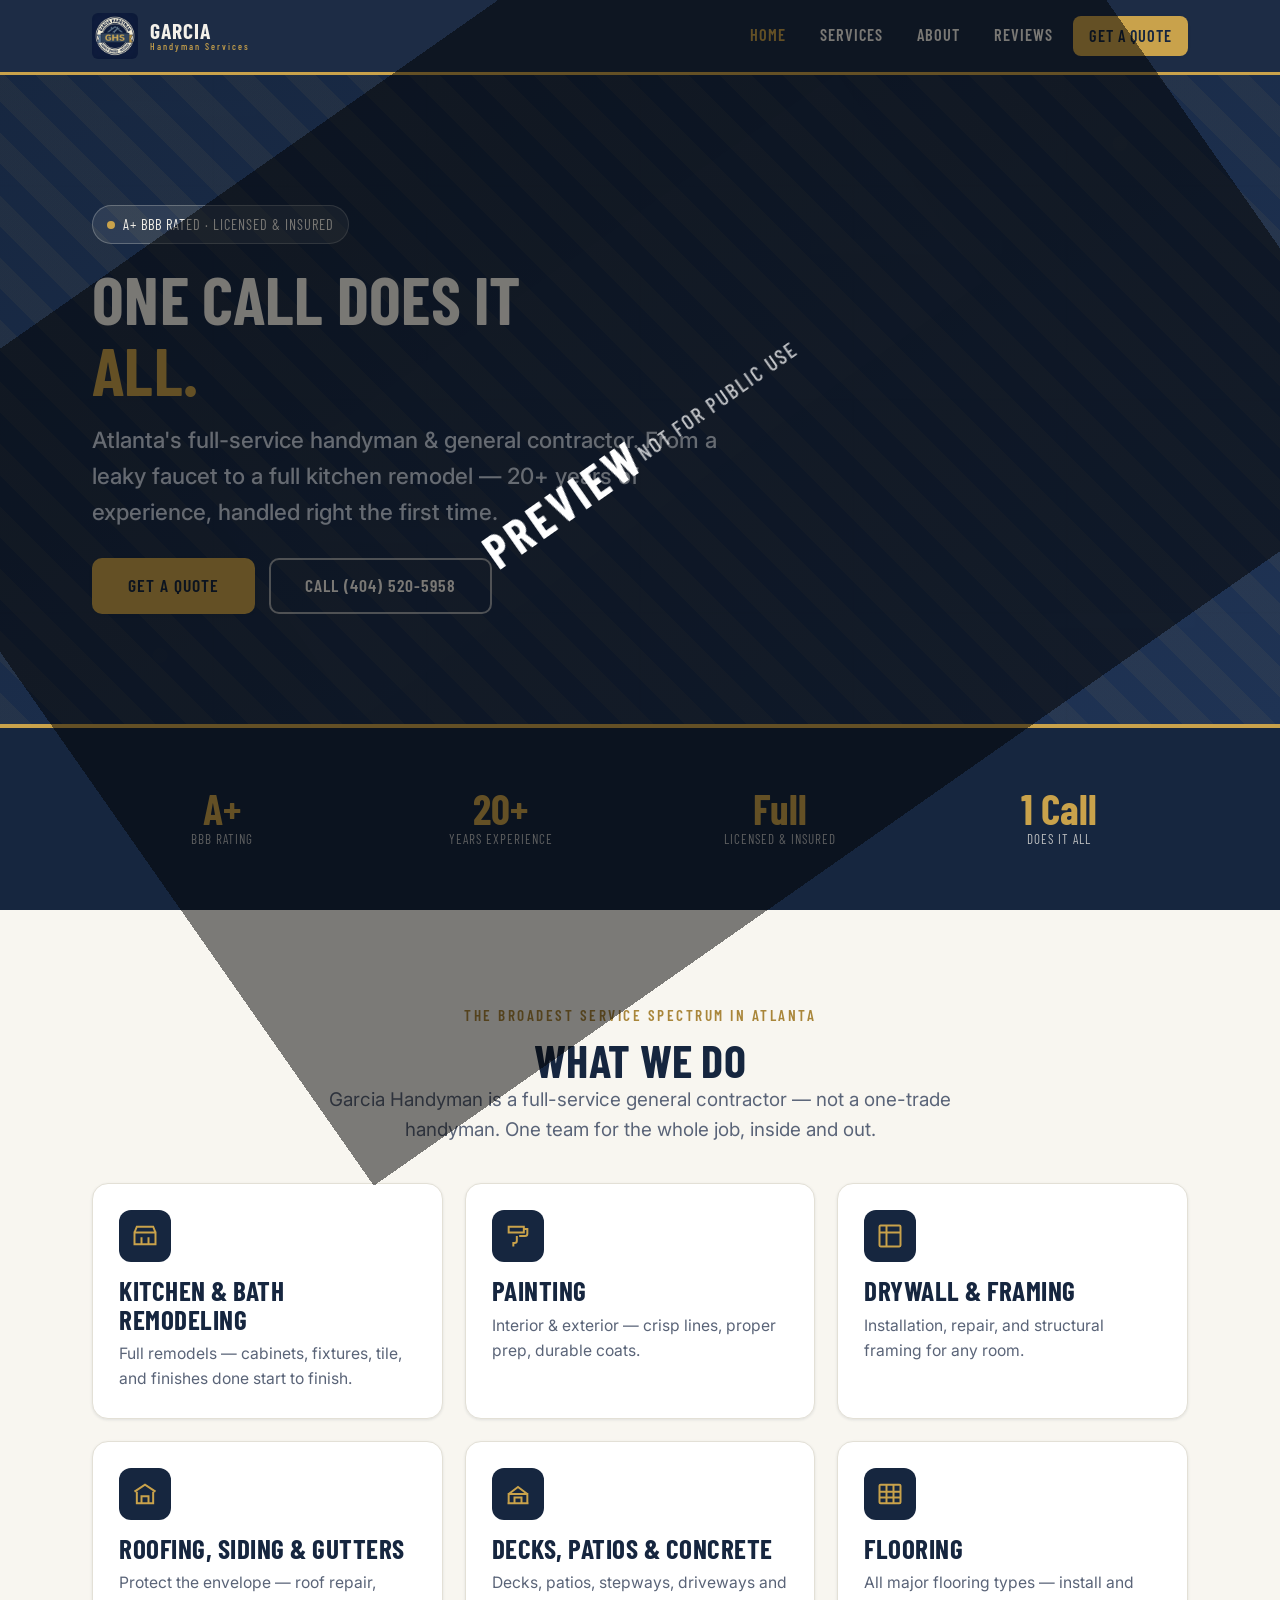
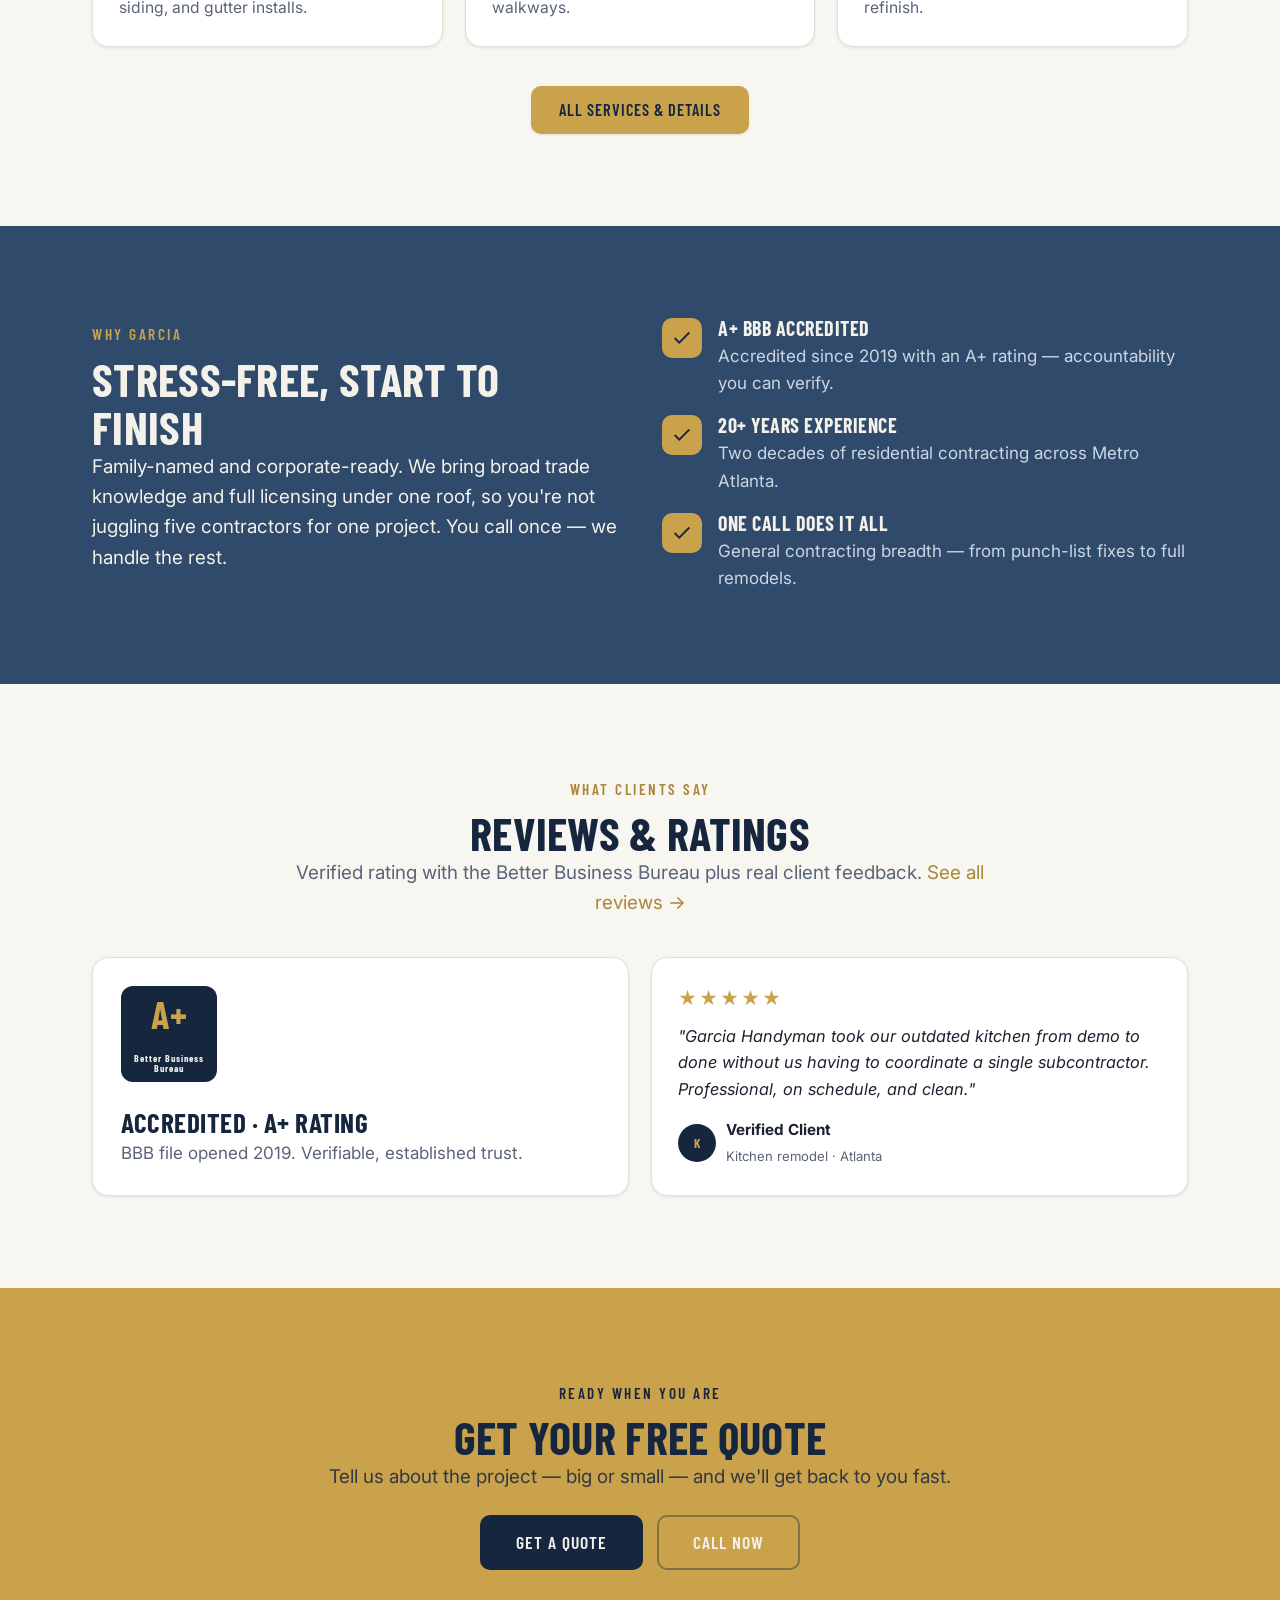
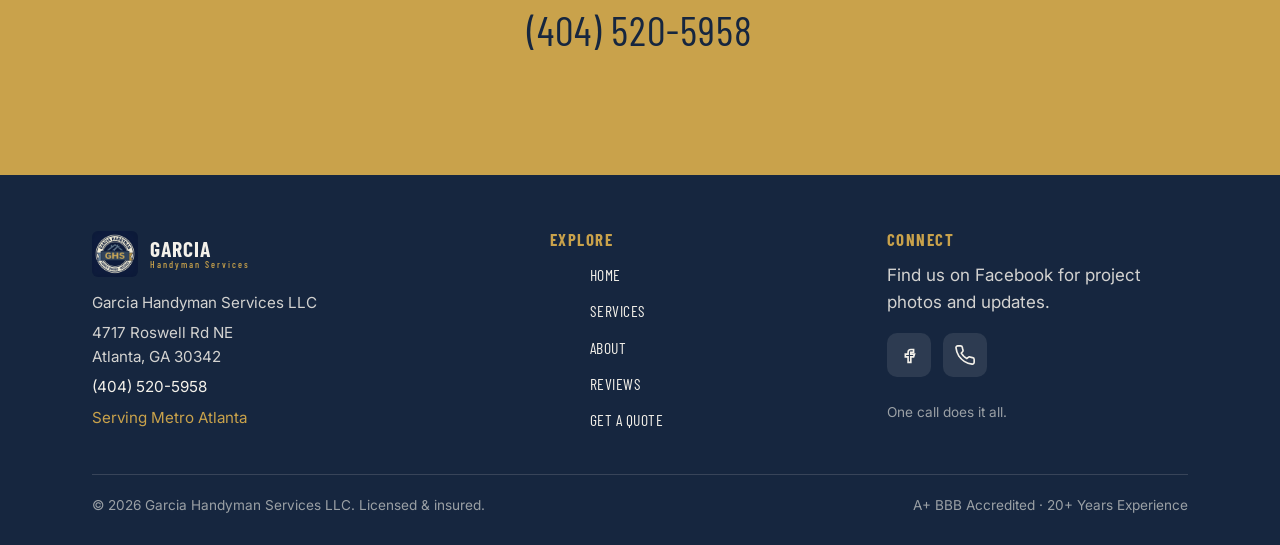
<file: index.html>
<!DOCTYPE html>
<html lang="en">
<head>
<meta charset="UTF-8">
<meta name="viewport" content="width=device-width, initial-scale=1">
<title>Home | Garcia Handyman Services | Atlanta, GA</title>
<meta name="description" content="Garcia Handyman Services — full-service general contracting in Atlanta. Kitchen & bath remodeling, painting, drywall, roofing, decks & more. A+ BBB rated, licensed & insured, 20+ years.">
<link rel="canonical" href="https://www.handymanservicesga.com/">
<meta property="og:type" content="website">
<meta property="og:title" content="Garcia Handyman Services | One Call Does It All">
<meta property="og:description" content="Atlanta's full-service handyman & general contractor. A+ BBB, licensed & insured, 20+ years of experience.">
<meta property="og:image" content="https://www.handymanservicesga.com/assets/img/garcia-logo.png">
<meta name="theme-color" content="#16263f">
<link rel="icon" href="assets/img/favicon.png" type="image/png">
<link rel="apple-touch-icon" href="assets/img/favicon.png">
<link rel="preconnect" href="https://fonts.googleapis.com">
<link rel="preconnect" href="https://fonts.gstatic.com" crossorigin>
<link href="https://fonts.googleapis.com/css2?family=Barlow+Condensed:wght@500;600;700&family=Inter:wght@400;500;600&display=swap" rel="stylesheet">
<link rel="stylesheet" href="assets/css/styles.css">
<script type="application/ld+json">
{
  "@context": "https://schema.org",
  "@type": "HomeAndConstructionBusiness",
  "@id": "https://www.handymanservicesga.com/#business",
  "name": "Garcia Handyman Services",
  "alternateName": "Garcia Handyman",
  "image": "https://www.handymanservicesga.com/assets/img/garcia-logo.png",
  "logo": "https://www.handymanservicesga.com/assets/img/garcia-logo.png",
  "url": "https://www.handymanservicesga.com/",
  "email": "info@handymanservicesga.com",
  "telephone": "+14045205958",
  "priceRange": "$$",
  "slogan": "One call does it all.",
  "address": {
    "@type": "PostalAddress",
    "streetAddress": "4717 Roswell Rd NE",
    "addressLocality": "Atlanta",
    "addressRegion": "GA",
    "postalCode": "30342",
    "addressCountry": "US"
  },
  "areaServed": [
    { "@type": "City", "name": "Atlanta" },
    { "@type": "AdministrativeArea", "name": "Metro Atlanta" }
  ],
  "sameAs": ["https://www.facebook.com/GarciaHandymanServices1/"],
  "openingHoursSpecification": {
    "@type": "OpeningHoursSpecification",
    "dayOfWeek": ["Monday","Tuesday","Wednesday","Thursday","Friday","Saturday"],
    "opens": "08:00", "closes": "18:00"
  },
  "aggregateRating": {
    "@type": "AggregateRating", "ratingValue": "4.8", "reviewCount": "1"
  }
}
</script>
</head>
<body>

<div class="preview-overlay" aria-hidden="true">PREVIEW<small>Not for public use</small></div>
<header class="site-header">
  <div class="container nav">
    <a href="index.html" class="brand" aria-label="Garcia Handyman home">
      <img src="assets/img/garcia-logo.png" alt="Garcia Handyman Services logo" width="46" height="46">
      <span class="brand-name">GARCIA<small>Handyman Services</small></span>
    </a>
    <button class="nav-toggle" aria-label="Toggle menu" aria-expanded="false"><span></span><span></span><span></span></button>
    <ul class="nav-links">
      <li><a href="index.html" class="active">Home</a></li>
      <li><a href="services.html">Services</a></li>
      <li><a href="about.html">About</a></li>
      <li><a href="reviews.html">Reviews</a></li>
      <li><a href="contact.html" class="btn btn-primary">Get a Quote</a></li>
    </ul>
  </div>
</header>

<main>
<section class="hero">
  <div class="container">
    <span class="hero-badge"><span class="dot"></span> A+ BBB Rated · Licensed &amp; Insured</span>
    <h1>One Call Does It <span class="accent">All.</span></h1>
    <p class="subhead">Atlanta's full-service handyman &amp; general contractor. From a leaky faucet to a full kitchen remodel — 20+ years of experience, handled right the first time.</p>
    <div class="hero-ctas">
      <a href="contact.html" class="btn btn-primary btn-lg">Get a Quote</a>
      <a href="tel:+14045205958" class="btn btn-ghost btn-lg">Call (404) 520-5958</a>
    </div>
  </div>
</section>

<section class="section-tight bg-navy">
  <div class="container">
    <div class="stats">
      <div class="stat reveal"><div class="n">A+</div><div class="l">BBB Rating</div></div>
      <div class="stat reveal"><div class="n">20+</div><div class="l">Years Experience</div></div>
      <div class="stat reveal"><div class="n">Full</div><div class="l">Licensed &amp; Insured</div></div>
      <div class="stat reveal"><div class="n">1 Call</div><div class="l">Does It All</div></div>
    </div>
  </div>
</section>

<section class="bg-bone">
  <div class="container">
    <div class="center reveal">
      <span class="eyebrow">The broadest service spectrum in Atlanta</span>
      <h2>What We Do</h2>
      <p class="lead">Garcia Handyman is a full-service general contractor — not a one-trade handyman. One team for the whole job, inside and out.</p>
    </div>
    <div class="grid grid-3 mt-4">
      <a href="services.html#kitchen-bath" class="card reveal" style="text-decoration:none">
        <div class="ic"><svg viewBox="0 0 24 24" fill="none" stroke-width="1.7"><path d="M3 9h18v10H3zM3 9l2-5h14l2 5M9 19v-6M15 19v-6"/></svg></div>
        <h3>Kitchen &amp; Bath Remodeling</h3>
        <p>Full remodels — cabinets, fixtures, tile, and finishes done start to finish.</p>
      </a>
      <a href="services.html#painting" class="card reveal" style="text-decoration:none">
        <div class="ic"><svg viewBox="0 0 24 24" fill="none" stroke-width="1.7"><path d="M4 4h13v5H4zM17 6h3v4a2 2 0 0 1-2 2h-5M11 12v4a2 2 0 0 1-2 2H8v3"/></svg></div>
        <h3>Painting</h3>
        <p>Interior &amp; exterior — crisp lines, proper prep, durable coats.</p>
      </a>
      <a href="services.html#drywall" class="card reveal" style="text-decoration:none">
        <div class="ic"><svg viewBox="0 0 24 24" fill="none" stroke-width="1.7"><rect x="3" y="3" width="18" height="18" rx="1"/><path d="M3 9h18M9 3v18"/></svg></div>
        <h3>Drywall &amp; Framing</h3>
        <p>Installation, repair, and structural framing for any room.</p>
      </a>
      <a href="services.html#exteriors" class="card reveal" style="text-decoration:none">
        <div class="ic"><svg viewBox="0 0 24 24" fill="none" stroke-width="1.7"><path d="M3 10l9-6 9 6M5 10v10h14V10M9 20v-6h6v6"/></svg></div>
        <h3>Roofing, Siding &amp; Gutters</h3>
        <p>Protect the envelope — roof repair, siding, and gutter installs.</p>
      </a>
      <a href="services.html#decks" class="card reveal" style="text-decoration:none">
        <div class="ic"><svg viewBox="0 0 24 24" fill="none" stroke-width="1.7"><path d="M3 20h18M4 20v-8h16v8M4 12l8-6 8 6M9 20v-5h6v5"/></svg></div>
        <h3>Decks, Patios &amp; Concrete</h3>
        <p>Decks, patios, stepways, driveways and walkways.</p>
      </a>
      <a href="services.html#flooring" class="card reveal" style="text-decoration:none">
        <div class="ic"><svg viewBox="0 0 24 24" fill="none" stroke-width="1.7"><rect x="3" y="4" width="18" height="16" rx="1"/><path d="M3 10h18M3 15h18M9 4v16M15 4v16"/></svg></div>
        <h3>Flooring</h3>
        <p>All major flooring types — install and refinish.</p>
      </a>
    </div>
    <div class="center mt-4"><a href="services.html" class="btn btn-primary">All Services &amp; Details</a></div>
  </div>
</section>

<section class="bg-steel">
  <div class="container">
    <div class="grid grid-2" style="align-items:center; gap:44px">
      <div class="reveal">
        <span class="eyebrow" style="color:var(--gold)">Why Garcia</span>
        <h2>Stress-Free, Start to Finish</h2>
        <p class="lead" style="color:var(--bone)">Family-named and corporate-ready. We bring broad trade knowledge and full licensing under one roof, so you're not juggling five contractors for one project. You call once — we handle the rest.</p>
      </div>
      <div class="grid" style="gap:18px">
        <div class="feat reveal"><div class="chk"><svg viewBox="0 0 24 24" fill="none" stroke-width="2"><path d="M20 6 9 17l-5-5"/></svg></div><div><h3>A+ BBB Accredited</h3><p>Accredited since 2019 with an A+ rating — accountability you can verify.</p></div></div>
        <div class="feat reveal"><div class="chk"><svg viewBox="0 0 24 24" fill="none" stroke-width="2"><path d="M20 6 9 17l-5-5"/></svg></div><div><h3>20+ Years Experience</h3><p>Two decades of residential contracting across Metro Atlanta.</p></div></div>
        <div class="feat reveal"><div class="chk"><svg viewBox="0 0 24 24" fill="none" stroke-width="2"><path d="M20 6 9 17l-5-5"/></svg></div><div><h3>One Call Does It All</h3><p>General contracting breadth — from punch-list fixes to full remodels.</p></div></div>
      </div>
    </div>
  </div>
</section>

<section class="bg-bone">
  <div class="container">
    <div class="center reveal">
      <span class="eyebrow">What clients say</span>
      <h2>Reviews &amp; Ratings</h2>
      <p class="lead">Verified rating with the Better Business Bureau plus real client feedback. <a href="reviews.html">See all reviews →</a></p>
    </div>
    <div class="grid grid-2 mt-4">
      <div class="bbb reveal">
        <div class="mark"><span class="big">A+</span><small>Better Business Bureau</small></div>
        <div class="btext"><h3>Accredited · A+ Rating</h3><p>BBB file opened 2019. Verifiable, established trust.</p></div>
      </div>
      <div class="review reveal">
        <div class="stars" aria-label="5 out of 5 stars">★★★★★</div>
        <blockquote>"Garcia Handyman took our outdated kitchen from demo to done without us having to coordinate a single subcontractor. Professional, on schedule, and clean."</blockquote>
        <div class="who"><span class="av">K</span><div><b>Verified Client</b><span>Kitchen remodel · Atlanta</span></div></div>
      </div>
    </div>
  </div>
</section>

<section class="cta-band">
  <div class="container center reveal">
    <span class="eyebrow" style="color:var(--navy)">Ready when you are</span>
    <h2>Get Your Free Quote</h2>
    <p class="lead">Tell us about the project — big or small — and we'll get back to you fast.</p>
    <div class="hero-ctas" style="justify-content:center; margin-top:1.4rem">
      <a href="contact.html" class="btn btn-dark btn-lg">Get a Quote</a>
      <a href="tel:+14045205958" class="btn btn-ghost btn-lg" style="border-color:rgba(22,38,63,.4)">Call Now</a>
    </div>
    <p class="mt-3"><a href="tel:+14045205958" class="phone-lg">(404) 520-5958</a></p>
  </div>
</section>
</main>

<footer class="site-footer">
  <div class="container">
    <div class="footer-grid">
      <div class="footer-nap">
        <a href="index.html" class="brand" aria-label="Garcia Handyman home">
          <img src="assets/img/garcia-logo.png" alt="Garcia Handyman logo" width="46" height="46">
          <span class="brand-name">GARCIA<small>Handyman Services</small></span>
        </a>
        <p>Garcia Handyman Services LLC</p>
        <p>4717 Roswell Rd NE<br>Atlanta, GA 30342</p>
        <p><a href="tel:+14045205958">(404) 520-5958</a></p>
        <p style="color:var(--gold)">Serving Metro Atlanta</p>
      </div>
      <div>
        <h4>Explore</h4>
        <ul class="footer-links">
          <li><a href="index.html">Home</a></li>
          <li><a href="services.html">Services</a></li>
          <li><a href="about.html">About</a></li>
          <li><a href="reviews.html">Reviews</a></li>
          <li><a href="contact.html">Get a Quote</a></li>
        </ul>
      </div>
      <div>
        <h4>Connect</h4>
        <p style="color:rgba(244,241,234,.85)">Find us on Facebook for project photos and updates.</p>
        <div class="social-row">
          <a href="https://www.facebook.com/GarciaHandymanServices1/" target="_blank" rel="noopener" aria-label="Facebook">
            <svg viewBox="0 0 24 24" stroke-width="1.8"><path d="M14 9h3V6h-3c-2 0-3 1-3 3v2H8v3h3v6h3v-6h3l1-3h-4V9z"/></svg>
          </a>
          <a href="tel:+14045205958" aria-label="Call Garcia Handyman">
            <svg viewBox="0 0 24 24" stroke-width="1.8"><path d="M22 16.9v3a2 2 0 0 1-2.2 2 19.8 19.8 0 0 1-8.6-3 19.5 19.5 0 0 1-6-6 19.8 19.8 0 0 1-3-8.6A2 2 0 0 1 4.1 2h3a2 2 0 0 1 2 1.7c.1.9.3 1.8.6 2.6a2 2 0 0 1-.4 2.1L8 9.9a16 16 0 0 0 6 6l1.5-1.3a2 2 0 0 1 2.1-.4c.8.3 1.7.5 2.6.6a2 2 0 0 1 1.8 2z"/></svg>
          </a>
        </div>
        <p class="mt-3" style="color:rgba(244,241,234,.6);font-size:.85rem">One call does it all.</p>
      </div>
    </div>
    <div class="footer-bottom">
      <span>© <span id="year">2026</span> Garcia Handyman Services LLC. Licensed &amp; insured.</span>
      <span>A+ BBB Accredited · 20+ Years Experience</span>
    </div>
  </div>
</footer>
<script src="assets/js/main.js" defer></script>
</body>
</html>
</file>
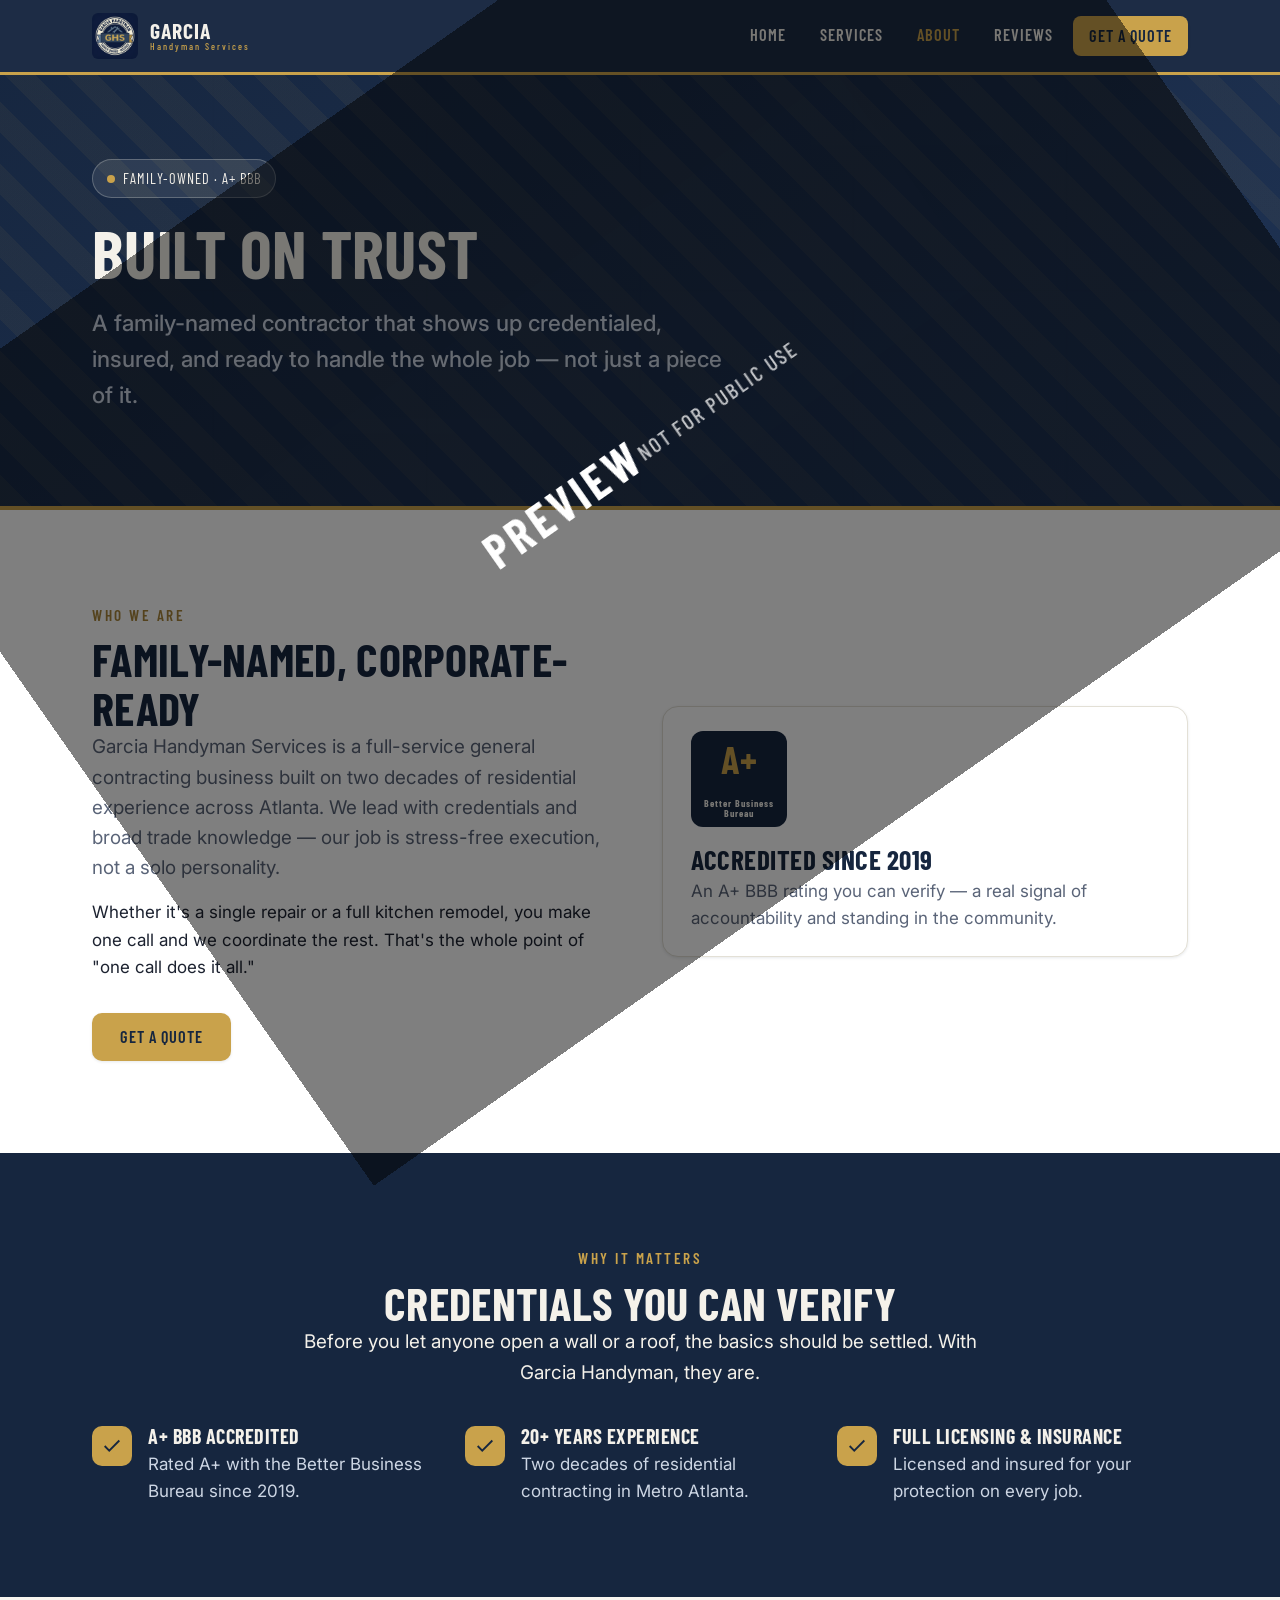
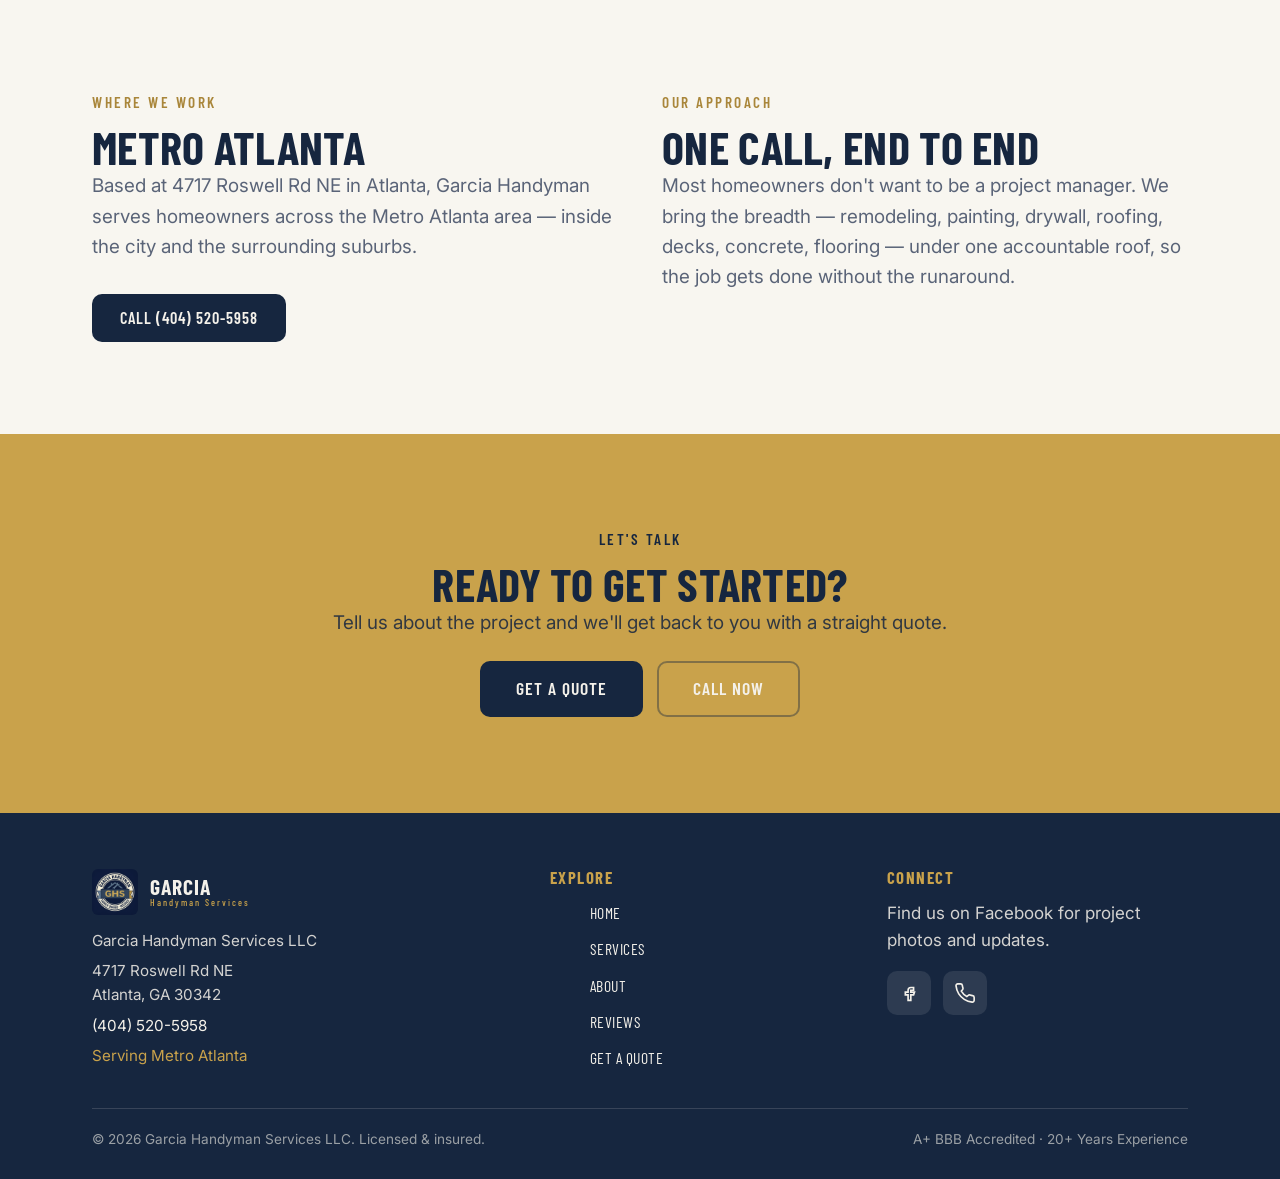
<file: about.html>
<!DOCTYPE html>
<html lang="en">
<head>
<meta charset="UTF-8">
<meta name="viewport" content="width=device-width, initial-scale=1">
<title>About | Garcia Handyman Services | Atlanta, GA</title>
<meta name="description" content="Garcia Handyman Services — a family-named, A+ BBB-accredited general contractor with 20+ years serving Atlanta. Meet the team behind 'one call does it all.'">
<link rel="canonical" href="https://www.handymanservicesga.com/about.html">
<meta property="og:title" content="About | Garcia Handyman Services">
<meta property="og:description" content="Family-named, corporate-ready. 20+ years of full-service contracting in Atlanta.">
<meta property="og:image" content="https://www.handymanservicesga.com/assets/img/garcia-logo.png">
<meta name="theme-color" content="#16263f">
<link rel="icon" href="assets/img/favicon.png" type="image/png">
<link rel="preconnect" href="https://fonts.googleapis.com">
<link rel="preconnect" href="https://fonts.gstatic.com" crossorigin>
<link href="https://fonts.googleapis.com/css2?family=Barlow+Condensed:wght@500;600;700&family=Inter:wght@400;500;600&display=swap" rel="stylesheet">
<link rel="stylesheet" href="assets/css/styles.css">
<script type="application/ld+json">
{
  "@context": "https://schema.org",
  "@type": "AboutPage",
  "name": "About Garcia Handyman Services",
  "url": "https://www.handymanservicesga.com/about.html",
  "mainEntity": {
    "@type": "HomeAndConstructionBusiness",
    "name": "Garcia Handyman Services",
    "alternateName": "Garcia Handyman",
    "image": "https://www.handymanservicesga.com/assets/img/garcia-logo.png",
    "logo": "https://www.handymanservicesga.com/assets/img/garcia-logo.png",
    "url": "https://www.handymanservicesga.com/",
    "email": "info@handymanservicesga.com",
    "telephone": "+14045205958",
    "slogan": "One call does it all.",
    "address": { "@type": "PostalAddress", "streetAddress": "4717 Roswell Rd NE", "addressLocality": "Atlanta", "addressRegion": "GA", "postalCode": "30342", "addressCountry": "US" },
    "areaServed": [ { "@type": "City", "name": "Atlanta" }, { "@type": "AdministrativeArea", "name": "Metro Atlanta" } ],
    "sameAs": ["https://www.facebook.com/GarciaHandymanServices1/"]
  }
}
</script>
</head>
<body>

<div class="preview-overlay" aria-hidden="true">PREVIEW<small>Not for public use</small></div>
<header class="site-header">
  <div class="container nav">
    <a href="index.html" class="brand" aria-label="Garcia Handyman home">
      <img src="assets/img/garcia-logo.png" alt="Garcia Handyman Services logo" width="46" height="46">
      <span class="brand-name">GARCIA<small>Handyman Services</small></span>
    </a>
    <button class="nav-toggle" aria-label="Toggle menu" aria-expanded="false"><span></span><span></span><span></span></button>
    <ul class="nav-links">
      <li><a href="index.html">Home</a></li>
      <li><a href="services.html">Services</a></li>
      <li><a href="about.html" class="active">About</a></li>
      <li><a href="reviews.html">Reviews</a></li>
      <li><a href="contact.html" class="btn btn-primary">Get a Quote</a></li>
    </ul>
  </div>
</header>

<main>
<section class="hero" style="padding-top:clamp(48px,8vw,84px);padding-bottom:clamp(40px,6vw,64px)">
  <div class="container">
    <span class="hero-badge"><span class="dot"></span> Family-owned · A+ BBB</span>
    <h1 style="max-width:20ch">Built on Trust</h1>
    <p class="subhead">A family-named contractor that shows up credentialed, insured, and ready to handle the whole job — not just a piece of it.</p>
  </div>
</section>

<section class="bg-white">
  <div class="container">
    <div class="grid grid-2" style="align-items:center; gap:44px">
      <div class="reveal">
        <span class="eyebrow">Who we are</span>
        <h2>Family-Named, Corporate-Ready</h2>
        <p class="lead">Garcia Handyman Services is a full-service general contracting business built on two decades of residential experience across Atlanta. We lead with credentials and broad trade knowledge — our job is stress-free execution, not a solo personality.</p>
        <p>Whether it's a single repair or a full kitchen remodel, you make one call and we coordinate the rest. That's the whole point of "one call does it all."</p>
        <a href="contact.html" class="btn btn-primary mt-2">Get a Quote</a>
      </div>
      <div class="reveal">
        <div class="bbb">
          <div class="mark"><span class="big">A+</span><small>Better Business Bureau</small></div>
          <div class="btext"><h3>Accredited Since 2019</h3><p>An A+ BBB rating you can verify — a real signal of accountability and standing in the community.</p></div>
        </div>
      </div>
    </div>
  </div>
</section>

<section class="bg-navy">
  <div class="container">
    <div class="center reveal">
      <span class="eyebrow" style="color:var(--gold)">Why it matters</span>
      <h2>Credentials You Can Verify</h2>
      <p class="lead" style="color:var(--bone)">Before you let anyone open a wall or a roof, the basics should be settled. With Garcia Handyman, they are.</p>
    </div>
    <div class="grid grid-3 mt-4">
      <div class="feat reveal"><div class="chk"><svg viewBox="0 0 24 24" fill="none" stroke-width="2"><path d="M20 6 9 17l-5-5"/></svg></div><div><h3>A+ BBB Accredited</h3><p>Rated A+ with the Better Business Bureau since 2019.</p></div></div>
      <div class="feat reveal"><div class="chk"><svg viewBox="0 0 24 24" fill="none" stroke-width="2"><path d="M20 6 9 17l-5-5"/></svg></div><div><h3>20+ Years Experience</h3><p>Two decades of residential contracting in Metro Atlanta.</p></div></div>
      <div class="feat reveal"><div class="chk"><svg viewBox="0 0 24 24" fill="none" stroke-width="2"><path d="M20 6 9 17l-5-5"/></svg></div><div><h3>Full Licensing &amp; Insurance</h3><p>Licensed and insured for your protection on every job.</p></div></div>
    </div>
  </div>
</section>

<section class="bg-bone">
  <div class="container">
    <div class="grid grid-2" style="gap:44px; align-items:start">
      <div class="reveal">
        <span class="eyebrow">Where we work</span>
        <h2>Metro Atlanta</h2>
        <p class="lead">Based at 4717 Roswell Rd NE in Atlanta, Garcia Handyman serves homeowners across the Metro Atlanta area — inside the city and the surrounding suburbs.</p>
        <a href="tel:+14045205958" class="btn btn-dark mt-2">Call (404) 520-5958</a>
      </div>
      <div class="reveal">
        <span class="eyebrow">Our approach</span>
        <h2>One Call, End to End</h2>
        <p class="lead">Most homeowners don't want to be a project manager. We bring the breadth — remodeling, painting, drywall, roofing, decks, concrete, flooring — under one accountable roof, so the job gets done without the runaround.</p>
      </div>
    </div>
  </div>
</section>

<section class="cta-band">
  <div class="container center reveal">
    <span class="eyebrow" style="color:var(--navy)">Let's talk</span>
    <h2>Ready To Get Started?</h2>
    <p class="lead">Tell us about the project and we'll get back to you with a straight quote.</p>
    <div class="hero-ctas" style="justify-content:center;margin-top:1.4rem">
      <a href="contact.html" class="btn btn-dark btn-lg">Get a Quote</a>
      <a href="tel:+14045205958" class="btn btn-ghost btn-lg" style="border-color:rgba(22,38,63,.4)">Call Now</a>
    </div>
  </div>
</section>
</main>

<footer class="site-footer">
  <div class="container">
    <div class="footer-grid">
      <div class="footer-nap">
        <a href="index.html" class="brand" aria-label="Garcia Handyman home"><img src="assets/img/garcia-logo.png" alt="Garcia Handyman logo" width="46" height="46"><span class="brand-name">GARCIA<small>Handyman Services</small></span></a>
        <p>Garcia Handyman Services LLC</p>
        <p>4717 Roswell Rd NE<br>Atlanta, GA 30342</p>
        <p><a href="tel:+14045205958">(404) 520-5958</a></p>
        <p style="color:var(--gold)">Serving Metro Atlanta</p>
      </div>
      <div><h4>Explore</h4>
        <ul class="footer-links">
          <li><a href="index.html">Home</a></li><li><a href="services.html">Services</a></li>
          <li><a href="about.html">About</a></li><li><a href="reviews.html">Reviews</a></li>
          <li><a href="contact.html">Get a Quote</a></li>
        </ul>
      </div>
      <div><h4>Connect</h4>
        <p style="color:rgba(244,241,234,.85)">Find us on Facebook for project photos and updates.</p>
        <div class="social-row">
          <a href="https://www.facebook.com/GarciaHandymanServices1/" target="_blank" rel="noopener" aria-label="Facebook"><svg viewBox="0 0 24 24" stroke-width="1.8"><path d="M14 9h3V6h-3c-2 0-3 1-3 3v2H8v3h3v6h3v-6h3l1-3h-4V9z"/></svg></a>
          <a href="tel:+14045205958" aria-label="Call Garcia Handyman"><svg viewBox="0 0 24 24" stroke-width="1.8"><path d="M22 16.9v3a2 2 0 0 1-2.2 2 19.8 19.8 0 0 1-8.6-3 19.5 19.5 0 0 1-6-6 19.8 19.8 0 0 1-3-8.6A2 2 0 0 1 4.1 2h3a2 2 0 0 1 2 1.7c.1.9.3 1.8.6 2.6a2 2 0 0 1-.4 2.1L8 9.9a16 16 0 0 0 6 6l1.5-1.3a2 2 0 0 1 2.1-.4c.8.3 1.7.5 2.6.6a2 2 0 0 1 1.8 2z"/></svg></a>
        </div>
      </div>
    </div>
    <div class="footer-bottom">
      <span>© <span id="year">2026</span> Garcia Handyman Services LLC. Licensed &amp; insured.</span>
      <span>A+ BBB Accredited · 20+ Years Experience</span>
    </div>
  </div>
</footer>
<script src="assets/js/main.js" defer></script>
</body>
</html>
</file>
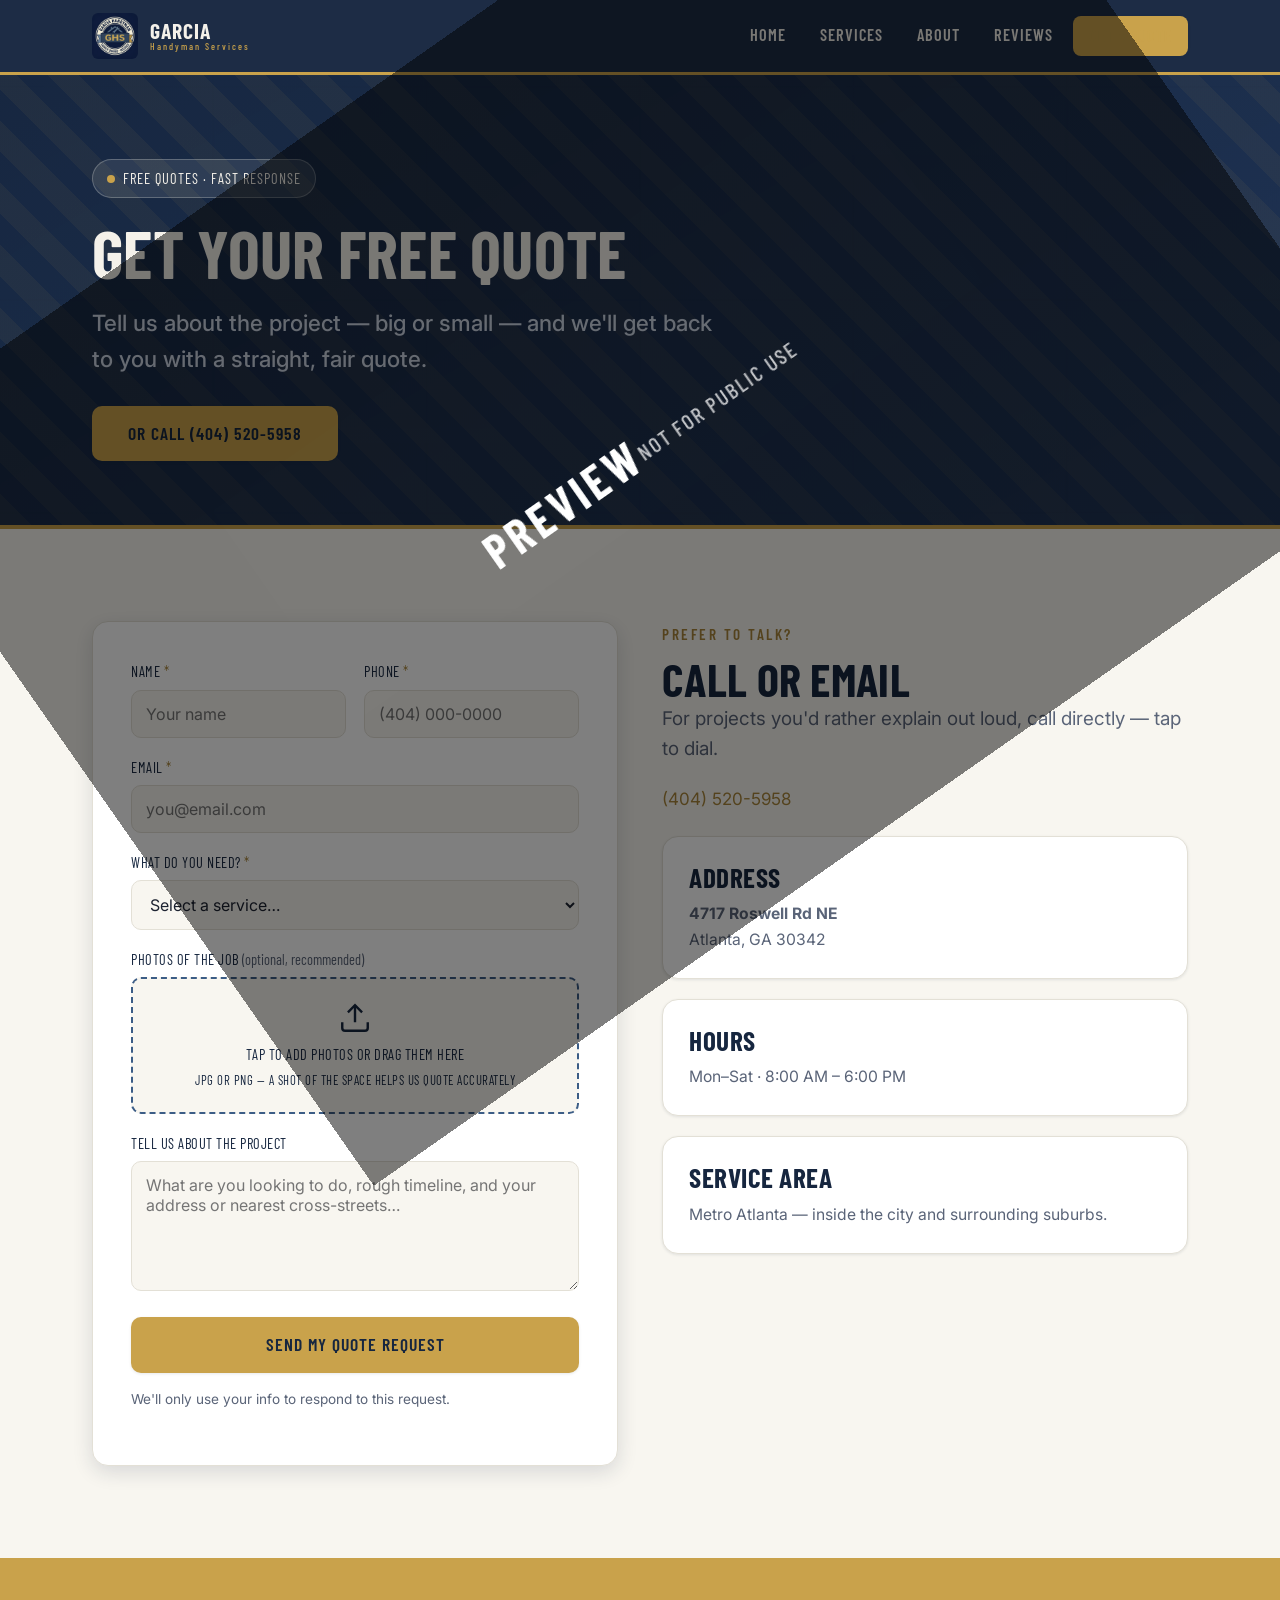
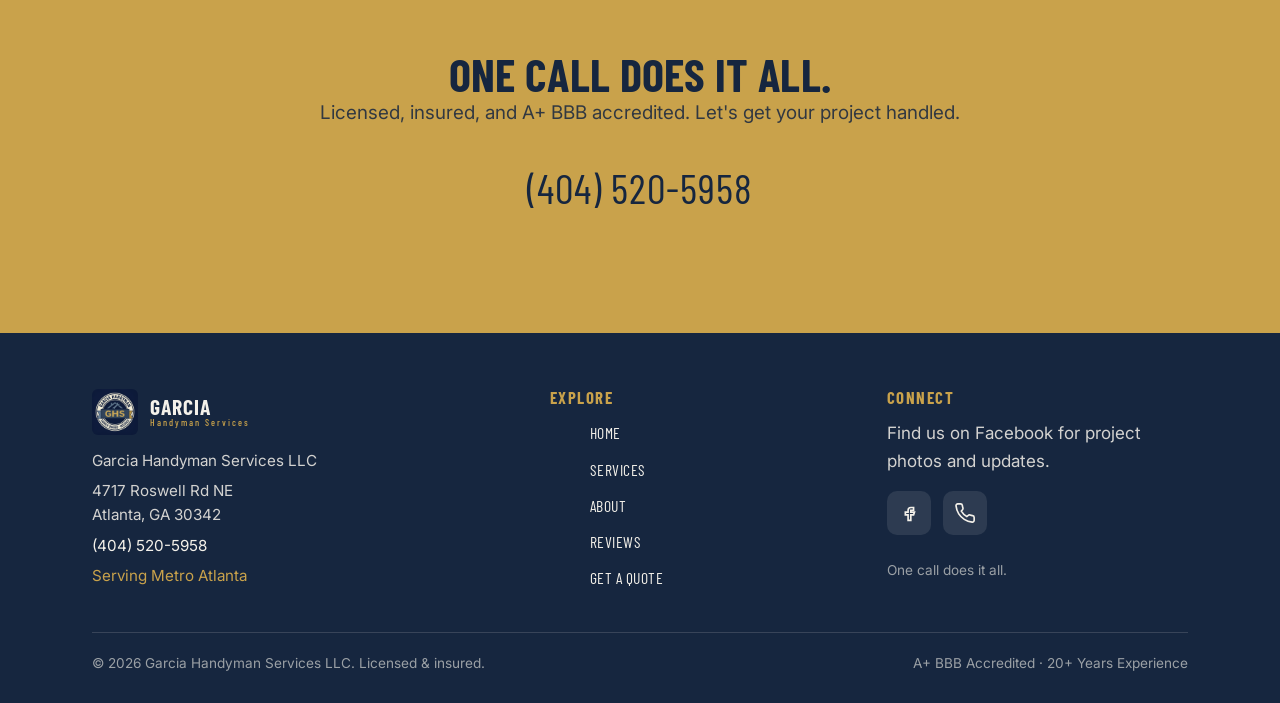
<file: contact.html>
<!DOCTYPE html>
<html lang="en">
<head>
<meta charset="UTF-8">
<meta name="viewport" content="width=device-width, initial-scale=1">
<title>Get a Quote | Garcia Handyman Services | Atlanta, GA</title>
<meta name="description" content="Request a free quote from Garcia Handyman Services — Atlanta's A+ BBB-accredited general contractor. Kitchens, baths, painting, roofing, decks & more.">
<link rel="canonical" href="https://www.handymanservicesga.com/contact.html">
<meta property="og:title" content="Get a Quote | Garcia Handyman Services">
<meta property="og:description" content="One call does it all. Get a free quote for your Atlanta project.">
<meta property="og:image" content="https://www.handymanservicesga.com/assets/img/garcia-logo.png">
<meta name="theme-color" content="#16263f">
<link rel="icon" href="assets/img/favicon.png" type="image/png">
<link rel="preconnect" href="https://fonts.googleapis.com">
<link rel="preconnect" href="https://fonts.gstatic.com" crossorigin>
<link href="https://fonts.googleapis.com/css2?family=Barlow+Condensed:wght@500;600;700&family=Inter:wght@400;500;600&display=swap" rel="stylesheet">
<link rel="stylesheet" href="assets/css/styles.css">
<script type="application/ld+json">
{
  "@context": "https://schema.org",
  "@type": "ContactPage",
  "name": "Get a Quote | Garcia Handyman Services",
  "url": "https://www.handymanservicesga.com/contact.html",
  "mainEntity": {
    "@type": "HomeAndConstructionBusiness",
    "name": "Garcia Handyman Services",
    "alternateName": "Garcia Handyman",
    "image": "https://www.handymanservicesga.com/assets/img/garcia-logo.png",
    "email": "info@handymanservicesga.com",
    "telephone": "+14045205958",
    "url": "https://www.handymanservicesga.com/",
    "address": { "@type": "PostalAddress", "streetAddress": "4717 Roswell Rd NE", "addressLocality": "Atlanta", "addressRegion": "GA", "postalCode": "30342", "addressCountry": "US" },
    "areaServed": [ { "@type": "City", "name": "Atlanta" }, { "@type": "AdministrativeArea", "name": "Metro Atlanta" } ],
    "contactPoint": { "@type": "ContactPoint", "telephone": "+14045205958", "contactType": "sales", "areaServed": "US" },
    "sameAs": ["https://www.facebook.com/GarciaHandymanServices1/"]
  }
}
</script>
</head>
<body>

<div class="preview-overlay" aria-hidden="true">PREVIEW<small>Not for public use</small></div>
<header class="site-header">
  <div class="container nav">
    <a href="index.html" class="brand" aria-label="Garcia Handyman home">
      <img src="assets/img/garcia-logo.png" alt="Garcia Handyman Services logo" width="46" height="46">
      <span class="brand-name">GARCIA<small>Handyman Services</small></span>
    </a>
    <button class="nav-toggle" aria-label="Toggle menu" aria-expanded="false"><span></span><span></span><span></span></button>
    <ul class="nav-links">
      <li><a href="index.html">Home</a></li>
      <li><a href="services.html">Services</a></li>
      <li><a href="about.html">About</a></li>
      <li><a href="reviews.html">Reviews</a></li>
      <li><a href="contact.html" class="btn btn-primary active">Get a Quote</a></li>
    </ul>
  </div>
</header>

<main>
<section class="hero" style="padding-top:clamp(48px,8vw,84px);padding-bottom:clamp(40px,6vw,64px)">
  <div class="container">
    <span class="hero-badge"><span class="dot"></span> Free quotes · Fast response</span>
    <h1 style="max-width:18ch">Get Your Free Quote</h1>
    <p class="subhead">Tell us about the project — big or small — and we'll get back to you with a straight, fair quote.</p>
    <div class="hero-ctas">
      <a href="tel:+14045205958" class="btn btn-primary btn-lg">Or Call (404) 520-5958</a>
    </div>
  </div>
</section>

<section class="bg-bone">
  <div class="container">
    <div class="grid grid-2" style="gap:44px; align-items:start">

      <div class="reveal">
        <div class="form-success" id="form-success" role="status" aria-live="polite">
          <h3>Thanks — We Got It.</h3>
          <p style="color:var(--bone);margin-bottom:0">Your request is in. Garcia Handyman will get back to you shortly. Need it urgent? Call <a href="tel:+14045205958" style="color:var(--gold);text-decoration:underline">(404) 520-5958</a>.</p>
        </div>

        <div class="form-wrap">
          <!-- BEFORE LAUNCH: wire to a backend (Formspree/Web3Forms/Basin). See README.md.
               The demo handler only shows the success message. -->
          <form id="quote-form" novalidate>
            <div class="field-row">
              <div class="field">
                <label for="name">Name <span class="req">*</span></label>
                <input type="text" id="name" name="name" autocomplete="name" required placeholder="Your name">
              </div>
              <div class="field">
                <label for="phone">Phone <span class="req">*</span></label>
                <input type="tel" id="phone" name="phone" autocomplete="tel" required placeholder="(404) 000-0000">
              </div>
            </div>

            <div class="field">
              <label for="email">Email <span class="req">*</span></label>
              <input type="email" id="email" name="email" autocomplete="email" required placeholder="you@email.com">
            </div>

            <div class="field">
              <label for="service">What do you need? <span class="req">*</span></label>
              <select id="service" name="service" required>
                <option value="" disabled selected>Select a service…</option>
                <option>Kitchen &amp; Bath Remodeling</option>
                <option>Painting (Interior / Exterior)</option>
                <option>Drywall &amp; Framing</option>
                <option>Roofing, Siding &amp; Gutters</option>
                <option>Decks, Patios &amp; Concrete</option>
                <option>Flooring</option>
                <option>Basement / General Handyman</option>
                <option>Something else</option>
              </select>
            </div>

            <div class="field">
              <label for="photos">Photos of the job <span style="color:var(--muted);font-weight:400;text-transform:none;letter-spacing:0">(optional, recommended)</span></label>
              <label class="filedrop" for="photos">
                <svg viewBox="0 0 24 24" fill="none" stroke-width="1.7"><path d="M21 15v4a2 2 0 0 1-2 2H5a2 2 0 0 1-2-2v-4"/><path d="M17 8l-5-5-5 5"/><path d="M12 3v12"/></svg>
                <span class="fd-text">Tap to add photos or drag them here</span>
                <small>JPG or PNG — a shot of the space helps us quote accurately</small>
              </label>
              <input type="file" id="photos" name="photos" accept="image/*" multiple hidden>
            </div>

            <div class="field">
              <label for="message">Tell us about the project</label>
              <textarea id="message" name="message" placeholder="What are you looking to do, rough timeline, and your address or nearest cross-streets…"></textarea>
            </div>

            <button type="submit" class="btn btn-primary btn-lg" style="width:100%; justify-content:center">Send My Quote Request</button>
            <p class="form-note mt-2">We'll only use your info to respond to this request.</p>
          </form>
        </div>
      </div>

      <aside class="reveal">
        <span class="eyebrow">Prefer to talk?</span>
        <h2>Call or Email</h2>
        <p class="lead">For projects you'd rather explain out loud, call directly — tap to dial.</p>
        <a href="tel:+14045205958" class="phone-lg" style="color:var(--gold-dark);display:inline-block;margin:.4rem 0 1.4rem">(404) 520-5958</a>

        <div class="card" style="margin-bottom:20px">
          <h3 style="margin-bottom:10px">Address</h3>
          <p class="mb-0" style="color:var(--muted)"><strong>4717 Roswell Rd NE</strong><br>Atlanta, GA 30342</p>
        </div>

        <div class="card" style="margin-bottom:20px">
          <h3 style="margin-bottom:10px">Hours</h3>
          <p class="mb-0" style="color:var(--muted)">Mon–Sat · 8:00 AM – 6:00 PM</p>
        </div>

        <div class="card">
          <h3 style="margin-bottom:10px">Service Area</h3>
          <p class="mb-0" style="color:var(--muted)">Metro Atlanta — inside the city and surrounding suburbs.</p>
        </div>
      </aside>

    </div>
  </div>
</section>

<section class="cta-band">
  <div class="container center reveal">
    <h2>One Call Does It All.</h2>
    <p class="lead">Licensed, insured, and A+ BBB accredited. Let's get your project handled.</p>
    <p class="mt-3"><a href="tel:+14045205958" class="phone-lg">(404) 520-5958</a></p>
  </div>
</section>
</main>

<footer class="site-footer">
  <div class="container">
    <div class="footer-grid">
      <div class="footer-nap">
        <a href="index.html" class="brand" aria-label="Garcia Handyman home"><img src="assets/img/garcia-logo.png" alt="Garcia Handyman logo" width="46" height="46"><span class="brand-name">GARCIA<small>Handyman Services</small></span></a>
        <p>Garcia Handyman Services LLC</p>
        <p>4717 Roswell Rd NE<br>Atlanta, GA 30342</p>
        <p><a href="tel:+14045205958">(404) 520-5958</a></p>
        <p style="color:var(--gold)">Serving Metro Atlanta</p>
      </div>
      <div><h4>Explore</h4>
        <ul class="footer-links">
          <li><a href="index.html">Home</a></li><li><a href="services.html">Services</a></li>
          <li><a href="about.html">About</a></li><li><a href="reviews.html">Reviews</a></li>
          <li><a href="contact.html">Get a Quote</a></li>
        </ul>
      </div>
      <div><h4>Connect</h4>
        <p style="color:rgba(244,241,234,.85)">Find us on Facebook for project photos and updates.</p>
        <div class="social-row">
          <a href="https://www.facebook.com/GarciaHandymanServices1/" target="_blank" rel="noopener" aria-label="Facebook"><svg viewBox="0 0 24 24" stroke-width="1.8"><path d="M14 9h3V6h-3c-2 0-3 1-3 3v2H8v3h3v6h3v-6h3l1-3h-4V9z"/></svg></a>
          <a href="tel:+14045205958" aria-label="Call Garcia Handyman"><svg viewBox="0 0 24 24" stroke-width="1.8"><path d="M22 16.9v3a2 2 0 0 1-2.2 2 19.8 19.8 0 0 1-8.6-3 19.5 19.5 0 0 1-6-6 19.8 19.8 0 0 1-3-8.6A2 2 0 0 1 4.1 2h3a2 2 0 0 1 2 1.7c.1.9.3 1.8.6 2.6a2 2 0 0 1-.4 2.1L8 9.9a16 16 0 0 0 6 6l1.5-1.3a2 2 0 0 1 2.1-.4c.8.3 1.7.5 2.6.6a2 2 0 0 1 1.8 2z"/></svg></a>
        </div>
        <p class="mt-3" style="color:rgba(244,241,234,.6);font-size:.85rem">One call does it all.</p>
      </div>
    </div>
    <div class="footer-bottom">
      <span>© <span id="year">2026</span> Garcia Handyman Services LLC. Licensed &amp; insured.</span>
      <span>A+ BBB Accredited · 20+ Years Experience</span>
    </div>
  </div>
</footer>
<script src="assets/js/main.js" defer></script>
</body>
</html>
</file>
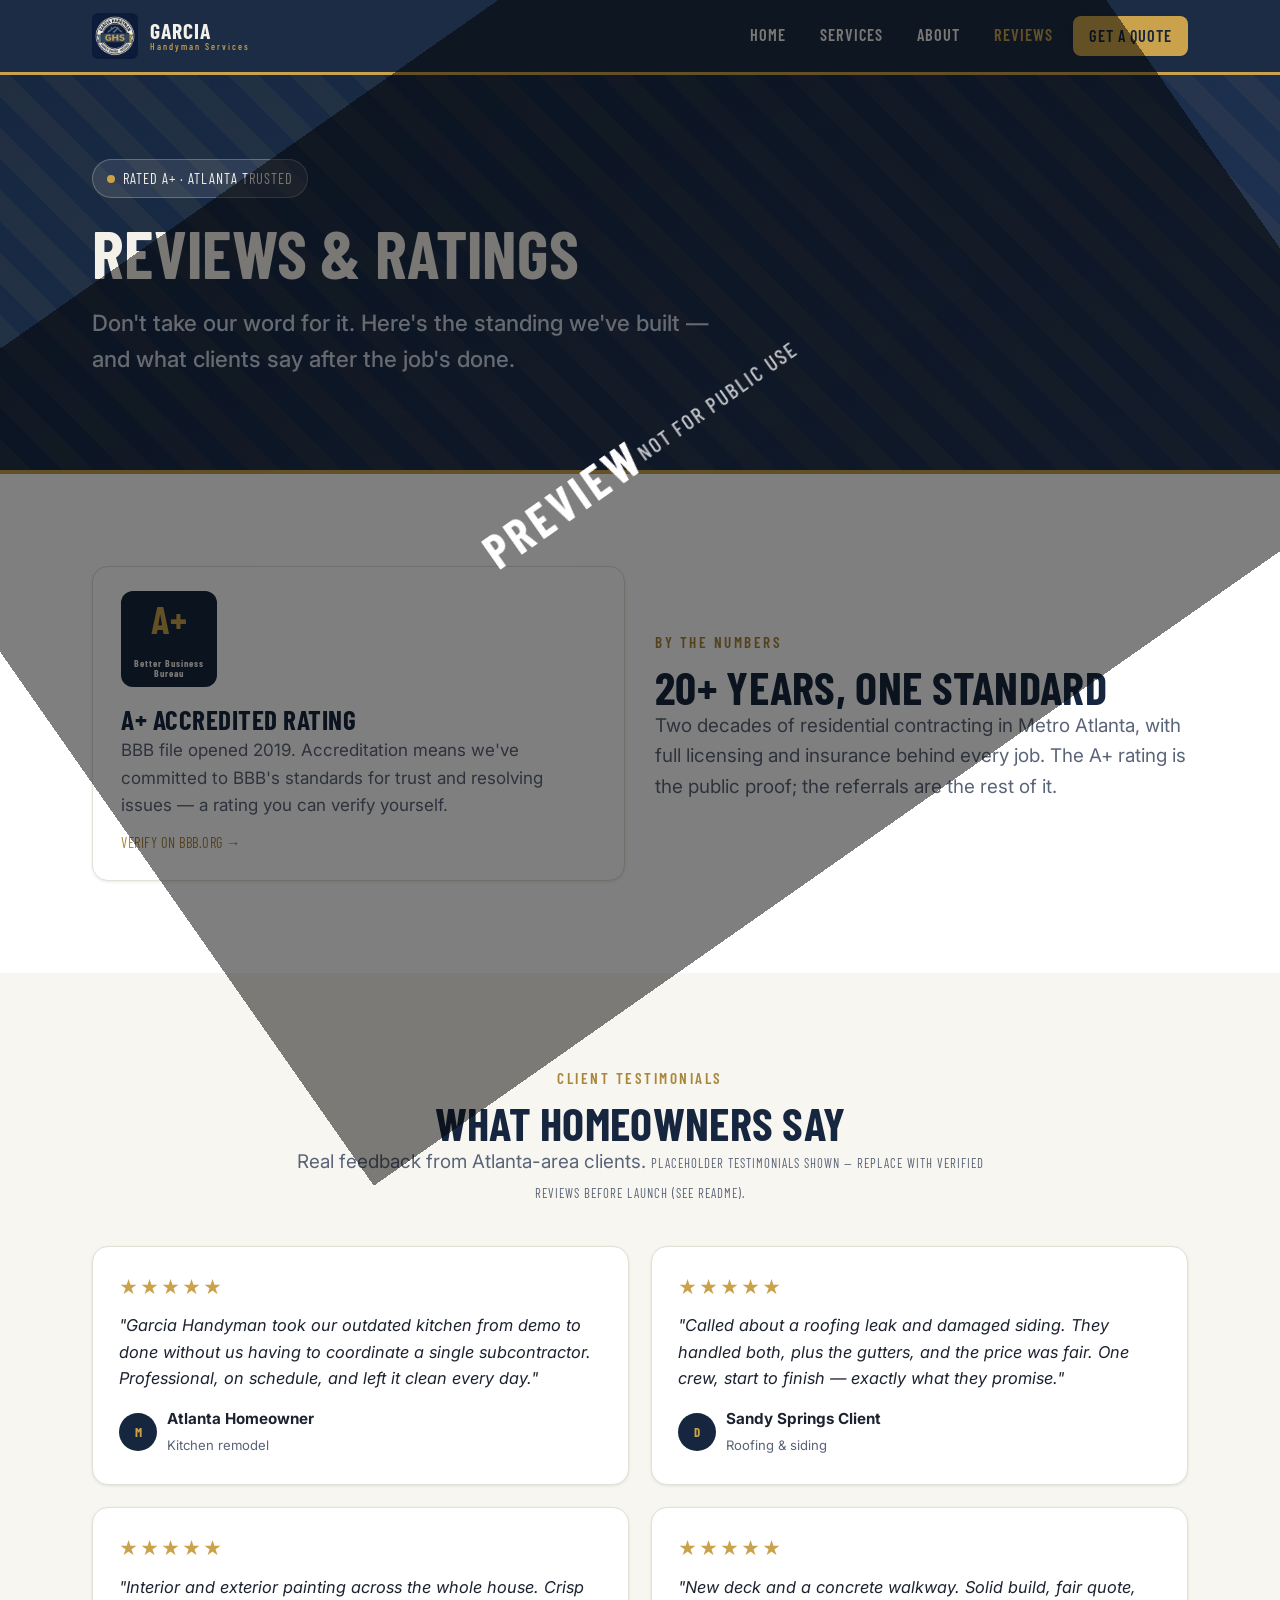
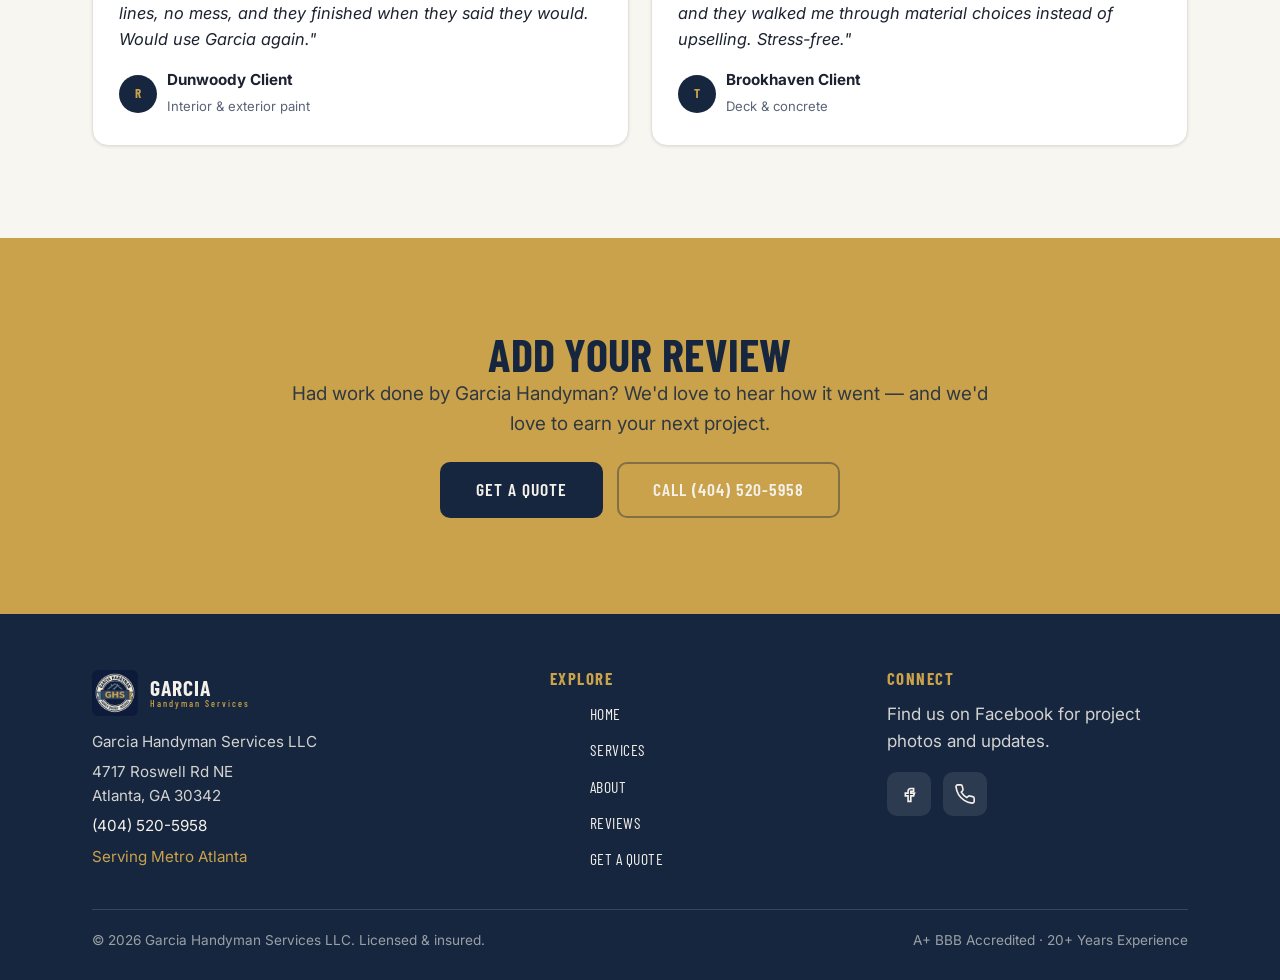
<file: reviews.html>
<!DOCTYPE html>
<html lang="en">
<head>
<meta charset="UTF-8">
<meta name="viewport" content="width=device-width, initial-scale=1">
<title>Reviews | Garcia Handyman Services | Atlanta, GA</title>
<meta name="description" content="Read Garcia Handyman Services reviews — A+ BBB accredited, 20+ years serving Atlanta. Real client testimonials for kitchens, baths, painting, roofing & more.">
<link rel="canonical" href="https://www.handymanservicesga.com/reviews.html">
<meta property="og:title" content="Reviews | Garcia Handyman Services">
<meta property="og:description" content="A+ BBB accredited. Real Atlanta client reviews and testimonials.">
<meta property="og:image" content="https://www.handymanservicesga.com/assets/img/garcia-logo.png">
<meta name="theme-color" content="#16263f">
<link rel="icon" href="assets/img/favicon.png" type="image/png">
<link rel="preconnect" href="https://fonts.googleapis.com">
<link rel="preconnect" href="https://fonts.gstatic.com" crossorigin>
<link href="https://fonts.googleapis.com/css2?family=Barlow+Condensed:wght@500;600;700&family=Inter:wght@400;500;600&display=swap" rel="stylesheet">
<link rel="stylesheet" href="assets/css/styles.css">
<script type="application/ld+json">
{
  "@context": "https://schema.org",
  "@type": "CollectionPage",
  "name": "Garcia Handyman Services Reviews",
  "url": "https://www.handymanservicesga.com/reviews.html",
  "about": "Customer reviews and ratings for Garcia Handyman Services",
  "isPartOf": { "@type": "WebSite", "name": "Garcia Handyman Services", "url": "https://www.handymanservicesga.com/" }
}
</script>
</head>
<body>
<div class="preview-overlay" aria-hidden="true">PREVIEW<small>Not for public use</small></div>
<header class="site-header">
  <div class="container nav">
    <a href="index.html" class="brand" aria-label="Garcia Handyman home">
      <img src="assets/img/garcia-logo.png" alt="Garcia Handyman Services logo" width="46" height="46">
      <span class="brand-name">GARCIA<small>Handyman Services</small></span>
    </a>
    <button class="nav-toggle" aria-label="Toggle menu" aria-expanded="false"><span></span><span></span><span></span></button>
    <ul class="nav-links">
      <li><a href="index.html">Home</a></li>
      <li><a href="services.html">Services</a></li>
      <li><a href="about.html">About</a></li>
      <li><a href="reviews.html" class="active">Reviews</a></li>
      <li><a href="contact.html" class="btn btn-primary">Get a Quote</a></li>
    </ul>
  </div>
</header>

<main>
<section class="hero" style="padding-top:clamp(48px,8vw,84px);padding-bottom:clamp(40px,6vw,64px)">
  <div class="container">
    <span class="hero-badge"><span class="dot"></span> Rated A+ · Atlanta trusted</span>
    <h1 style="max-width:18ch">Reviews &amp; Ratings</h1>
    <p class="subhead">Don't take our word for it. Here's the standing we've built — and what clients say after the job's done.</p>
  </div>
</section>

<!-- BBB + aggregate -->
<section class="bg-white">
  <div class="container">
    <div class="grid grid-2" style="gap:30px; align-items:center">
      <div class="bbb reveal">
        <div class="mark"><span class="big">A+</span><small>Better Business Bureau</small></div>
        <div class="btext">
          <h3>A+ Accredited Rating</h3>
          <p>BBB file opened 2019. Accreditation means we've committed to BBB's standards for trust and resolving issues — a rating you can verify yourself.</p>
          <p class="mb-0"><a href="https://www.bbb.org/" target="_blank" rel="noopener" class="card-link">Verify on BBB.org →</a></p>
        </div>
      </div>
      <div class="reveal">
        <span class="eyebrow">By the numbers</span>
        <h2>20+ Years, One Standard</h2>
        <p class="lead">Two decades of residential contracting in Metro Atlanta, with full licensing and insurance behind every job. The A+ rating is the public proof; the referrals are the rest of it.</p>
      </div>
    </div>
  </div>
</section>

<!-- testimonials -->
<section class="bg-bone">
  <div class="container">
    <div class="center reveal">
      <span class="eyebrow">Client testimonials</span>
      <h2>What Homeowners Say</h2>
      <p class="lead">Real feedback from Atlanta-area clients. <span class="rev-src">Placeholder testimonials shown — replace with verified reviews before launch (see README).</span></p>
    </div>
    <div class="grid grid-2 mt-4">
      <div class="review reveal">
        <div class="stars" aria-label="5 out of 5 stars">★★★★★</div>
        <blockquote>"Garcia Handyman took our outdated kitchen from demo to done without us having to coordinate a single subcontractor. Professional, on schedule, and left it clean every day."</blockquote>
        <div class="who"><span class="av">M</span><div><b>Atlanta Homeowner</b><span>Kitchen remodel</span></div></div>
      </div>
      <div class="review reveal">
        <div class="stars" aria-label="5 out of 5 stars">★★★★★</div>
        <blockquote>"Called about a roofing leak and damaged siding. They handled both, plus the gutters, and the price was fair. One crew, start to finish — exactly what they promise."</blockquote>
        <div class="who"><span class="av">D</span><div><b>Sandy Springs Client</b><span>Roofing &amp; siding</span></div></div>
      </div>
      <div class="review reveal">
        <div class="stars" aria-label="5 out of 5 stars">★★★★★</div>
        <blockquote>"Interior and exterior painting across the whole house. Crisp lines, no mess, and they finished when they said they would. Would use Garcia again."</blockquote>
        <div class="who"><span class="av">R</span><div><b>Dunwoody Client</b><span>Interior &amp; exterior paint</span></div></div>
      </div>
      <div class="review reveal">
        <div class="stars" aria-label="5 out of 5 stars">★★★★★</div>
        <blockquote>"New deck and a concrete walkway. Solid build, fair quote, and they walked me through material choices instead of upselling. Stress-free."</blockquote>
        <div class="who"><span class="av">T</span><div><b>Brookhaven Client</b><span>Deck &amp; concrete</span></div></div>
      </div>
    </div>
  </div>
</section>

<section class="cta-band">
  <div class="container center reveal">
    <h2>Add Your Review</h2>
    <p class="lead">Had work done by Garcia Handyman? We'd love to hear how it went — and we'd love to earn your next project.</p>
    <div class="hero-ctas" style="justify-content:center;margin-top:1.4rem">
      <a href="contact.html" class="btn btn-dark btn-lg">Get a Quote</a>
      <a href="tel:+14045205958" class="btn btn-ghost btn-lg" style="border-color:rgba(22,38,63,.4)">Call (404) 520-5958</a>
    </div>
  </div>
</section>
</main>

<footer class="site-footer">
  <div class="container">
    <div class="footer-grid">
      <div class="footer-nap">
        <a href="index.html" class="brand" aria-label="Garcia Handyman home"><img src="assets/img/garcia-logo.png" alt="Garcia Handyman logo" width="46" height="46"><span class="brand-name">GARCIA<small>Handyman Services</small></span></a>
        <p>Garcia Handyman Services LLC</p>
        <p>4717 Roswell Rd NE<br>Atlanta, GA 30342</p>
        <p><a href="tel:+14045205958">(404) 520-5958</a></p>
        <p style="color:var(--gold)">Serving Metro Atlanta</p>
      </div>
      <div><h4>Explore</h4>
        <ul class="footer-links">
          <li><a href="index.html">Home</a></li><li><a href="services.html">Services</a></li>
          <li><a href="about.html">About</a></li><li><a href="reviews.html">Reviews</a></li>
          <li><a href="contact.html">Get a Quote</a></li>
        </ul>
      </div>
      <div><h4>Connect</h4>
        <p style="color:rgba(244,241,234,.85)">Find us on Facebook for project photos and updates.</p>
        <div class="social-row">
          <a href="https://www.facebook.com/GarciaHandymanServices1/" target="_blank" rel="noopener" aria-label="Facebook"><svg viewBox="0 0 24 24" stroke-width="1.8"><path d="M14 9h3V6h-3c-2 0-3 1-3 3v2H8v3h3v6h3v-6h3l1-3h-4V9z"/></svg></a>
          <a href="tel:+14045205958" aria-label="Call Garcia Handyman"><svg viewBox="0 0 24 24" stroke-width="1.8"><path d="M22 16.9v3a2 2 0 0 1-2.2 2 19.8 19.8 0 0 1-8.6-3 19.5 19.5 0 0 1-6-6 19.8 19.8 0 0 1-3-8.6A2 2 0 0 1 4.1 2h3a2 2 0 0 1 2 1.7c.1.9.3 1.8.6 2.6a2 2 0 0 1-.4 2.1L8 9.9a16 16 0 0 0 6 6l1.5-1.3a2 2 0 0 1 2.1-.4c.8.3 1.7.5 2.6.6a2 2 0 0 1 1.8 2z"/></svg></a>
        </div>
      </div>
    </div>
    <div class="footer-bottom">
      <span>© <span id="year">2026</span> Garcia Handyman Services LLC. Licensed &amp; insured.</span>
      <span>A+ BBB Accredited · 20+ Years Experience</span>
    </div>
  </div>
</footer>
<script src="assets/js/main.js" defer></script>
</body>
</html>
</file>
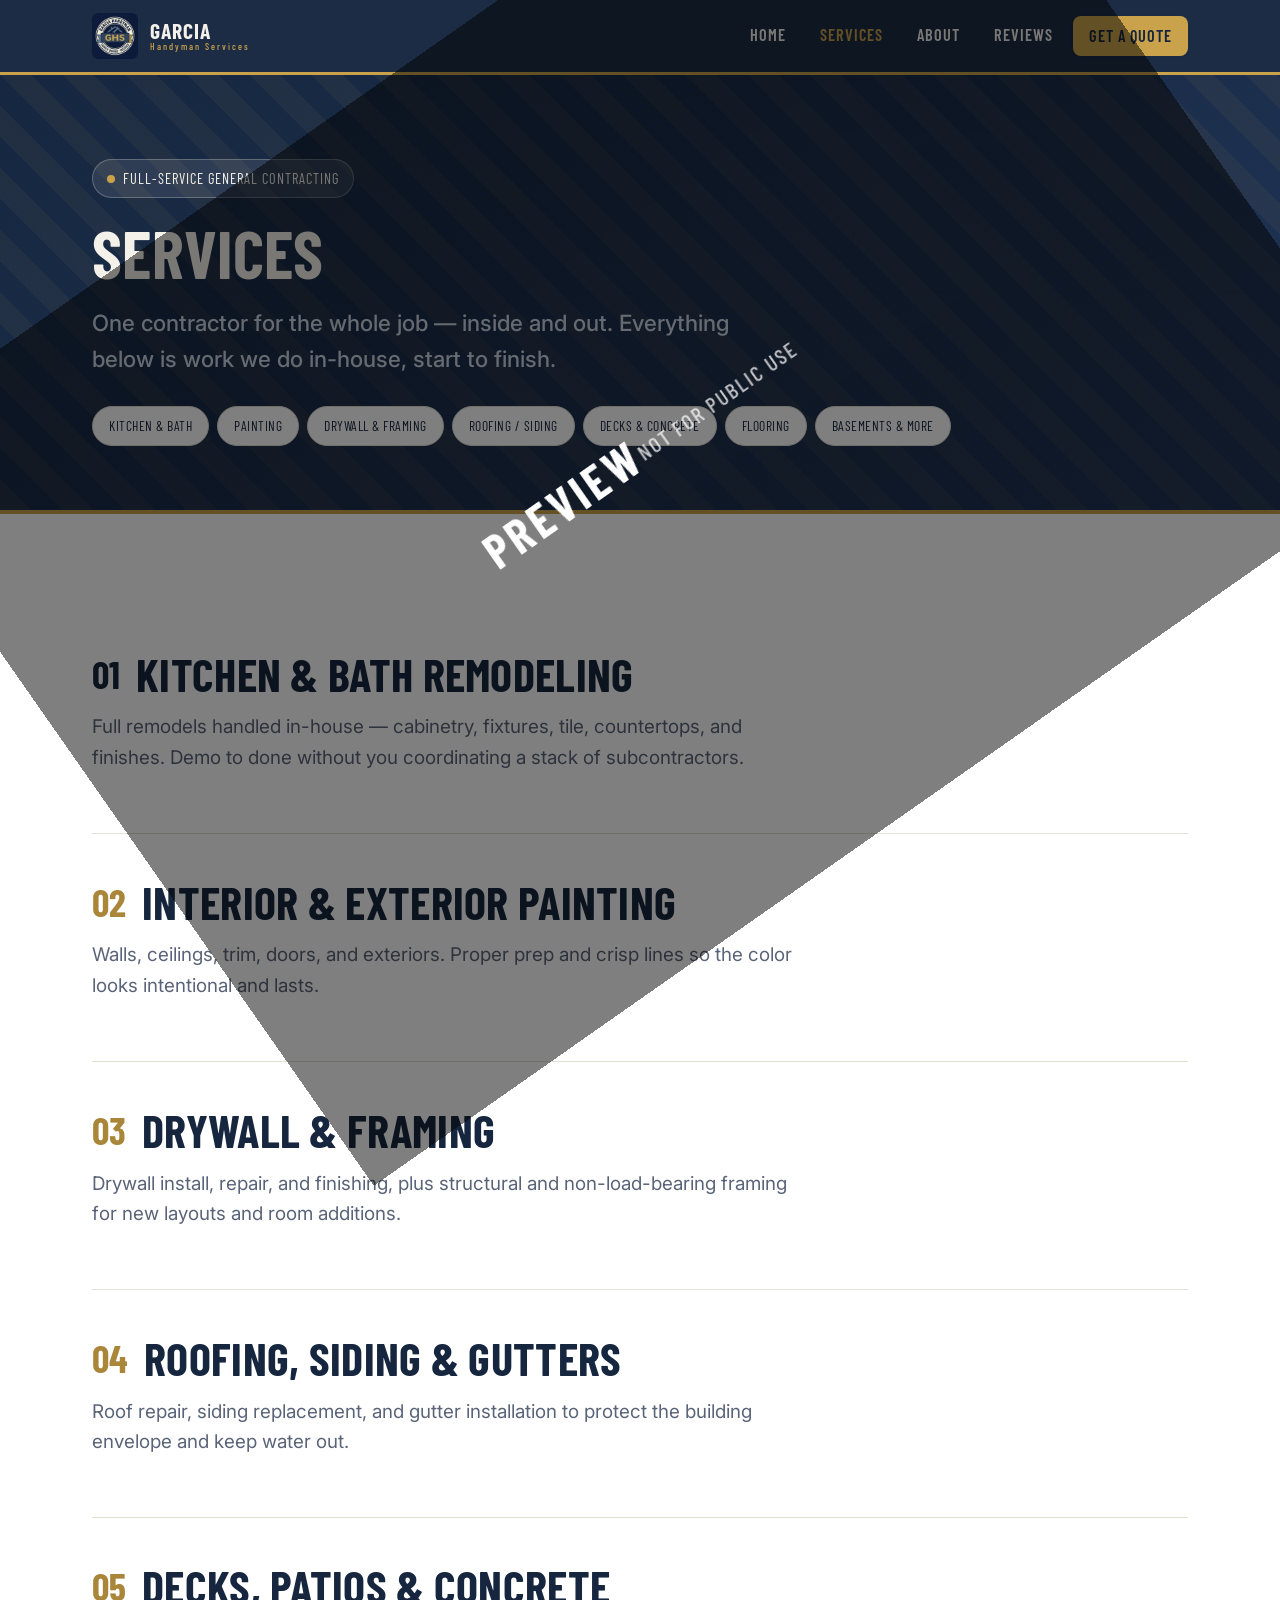
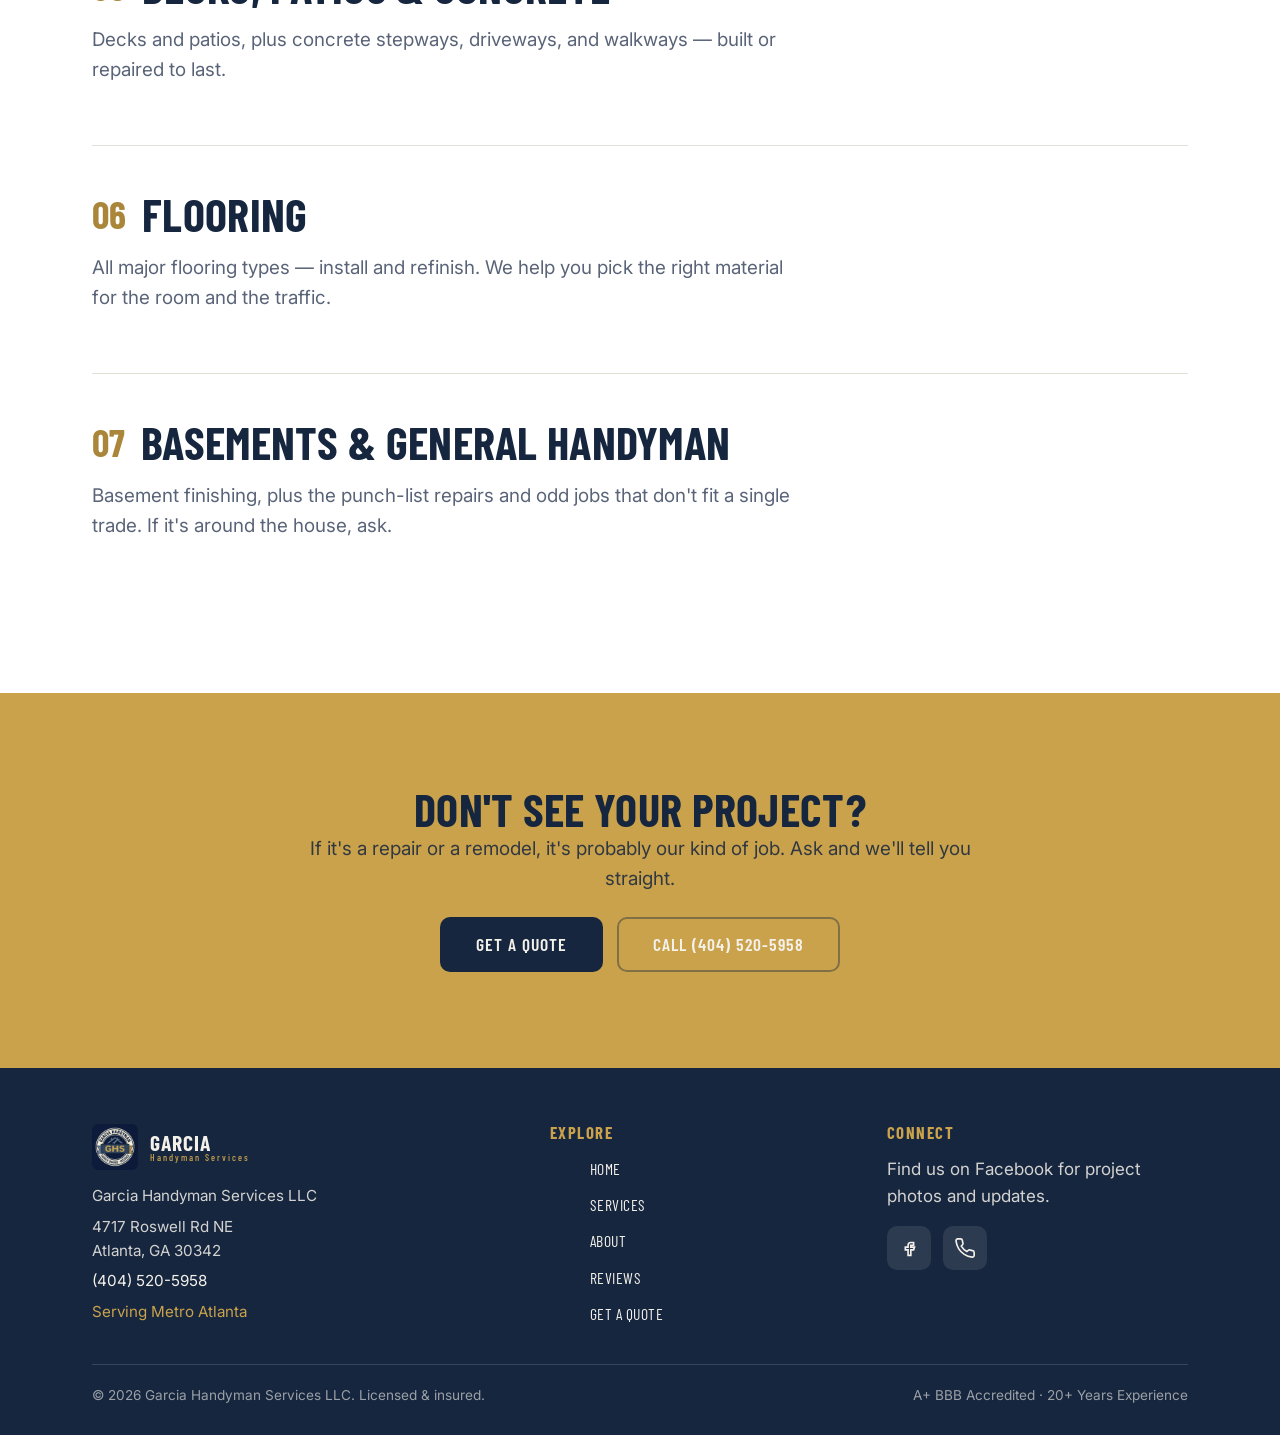
<file: services.html>
<!DOCTYPE html>
<html lang="en">
<head>
<meta charset="UTF-8">
<meta name="viewport" content="width=device-width, initial-scale=1">
<title>Services | Garcia Handyman Services | Atlanta, GA</title>
<meta name="description" content="Garcia Handyman Services — full-service general contracting in Atlanta: kitchen/bath remodels, painting, drywall, framing, roofing, siding, decks, concrete, flooring & more.">
<link rel="canonical" href="https://www.handymanservicesga.com/services.html">
<meta property="og:title" content="Services | Garcia Handyman Services">
<meta property="og:description" content="The broadest service spectrum in Atlanta — one call handles the whole job.">
<meta property="og:image" content="https://www.handymanservicesga.com/assets/img/garcia-logo.png">
<meta name="theme-color" content="#16263f">
<link rel="icon" href="assets/img/favicon.png" type="image/png">
<link rel="preconnect" href="https://fonts.googleapis.com">
<link rel="preconnect" href="https://fonts.gstatic.com" crossorigin>
<link href="https://fonts.googleapis.com/css2?family=Barlow+Condensed:wght@500;600;700&family=Inter:wght@400;500;600&display=swap" rel="stylesheet">
<link rel="stylesheet" href="assets/css/styles.css">
<script type="application/ld+json">
{
  "@context": "https://schema.org",
  "@type": "ItemList",
  "name": "Garcia Handyman Services",
  "itemListElement": [
    { "@type": "Service", "position": 1, "name": "Kitchen & Bath Remodeling", "provider": {"@type":"HomeAndConstructionBusiness","name":"Garcia Handyman Services","telephone":"+14045205958"}, "areaServed": "Metro Atlanta" },
    { "@type": "Service", "position": 2, "name": "Interior & Exterior Painting", "provider": {"@type":"HomeAndConstructionBusiness","name":"Garcia Handyman Services"}, "areaServed": "Metro Atlanta" },
    { "@type": "Service", "position": 3, "name": "Drywall & Framing", "provider": {"@type":"HomeAndConstructionBusiness","name":"Garcia Handyman Services"}, "areaServed": "Metro Atlanta" },
    { "@type": "Service", "position": 4, "name": "Roofing, Siding & Gutters", "provider": {"@type":"HomeAndConstructionBusiness","name":"Garcia Handyman Services"}, "areaServed": "Metro Atlanta" },
    { "@type": "Service", "position": 5, "name": "Decks, Patios & Concrete", "provider": {"@type":"HomeAndConstructionBusiness","name":"Garcia Handyman Services"}, "areaServed": "Metro Atlanta" },
    { "@type": "Service", "position": 6, "name": "Flooring", "provider": {"@type":"HomeAndConstructionBusiness","name":"Garcia Handyman Services"}, "areaServed": "Metro Atlanta" },
    { "@type": "Service", "position": 7, "name": "Basements & General Handyman", "provider": {"@type":"HomeAndConstructionBusiness","name":"Garcia Handyman Services"}, "areaServed": "Metro Atlanta" }
  ]
}
</script>
</head>
<body>

<div class="preview-overlay" aria-hidden="true">PREVIEW<small>Not for public use</small></div>
<header class="site-header">
  <div class="container nav">
    <a href="index.html" class="brand" aria-label="Garcia Handyman home">
      <img src="assets/img/garcia-logo.png" alt="Garcia Handyman Services logo" width="46" height="46">
      <span class="brand-name">GARCIA<small>Handyman Services</small></span>
    </a>
    <button class="nav-toggle" aria-label="Toggle menu" aria-expanded="false"><span></span><span></span><span></span></button>
    <ul class="nav-links">
      <li><a href="index.html">Home</a></li>
      <li><a href="services.html" class="active">Services</a></li>
      <li><a href="about.html">About</a></li>
      <li><a href="reviews.html">Reviews</a></li>
      <li><a href="contact.html" class="btn btn-primary">Get a Quote</a></li>
    </ul>
  </div>
</header>

<main>
<section class="hero" style="padding-top:clamp(48px,8vw,84px);padding-bottom:clamp(40px,6vw,64px)">
  <div class="container">
    <span class="hero-badge"><span class="dot"></span> Full-service general contracting</span>
    <h1 style="max-width:20ch">Services</h1>
    <p class="subhead">One contractor for the whole job — inside and out. Everything below is work we do in-house, start to finish.</p>
    <nav class="anchor-nav" aria-label="Jump to service">
      <a href="#kitchen-bath">Kitchen &amp; Bath</a>
      <a href="#painting">Painting</a>
      <a href="#drywall">Drywall &amp; Framing</a>
      <a href="#exteriors">Roofing / Siding</a>
      <a href="#decks">Decks &amp; Concrete</a>
      <a href="#flooring">Flooring</a>
      <a href="#basements">Basements &amp; More</a>
    </nav>
  </div>
</section>

<section class="bg-white">
  <div class="container">

    <div class="svc-block" id="kitchen-bath">
      <div class="svc-head flag"><span class="num">01</span><h2>Kitchen &amp; Bath Remodeling</h2></div>
      <p class="lead">Full remodels handled in-house — cabinetry, fixtures, tile, countertops, and finishes. Demo to done without you coordinating a stack of subcontractors.</p>
    </div>

    <div class="svc-block" id="painting">
      <div class="svc-head"><span class="num">02</span><h2>Interior &amp; Exterior Painting</h2></div>
      <p class="lead">Walls, ceilings, trim, doors, and exteriors. Proper prep and crisp lines so the color looks intentional and lasts.</p>
    </div>

    <div class="svc-block" id="drywall">
      <div class="svc-head"><span class="num">03</span><h2>Drywall &amp; Framing</h2></div>
      <p class="lead">Drywall install, repair, and finishing, plus structural and non-load-bearing framing for new layouts and room additions.</p>
    </div>

    <div class="svc-block" id="exteriors">
      <div class="svc-head"><span class="num">04</span><h2>Roofing, Siding &amp; Gutters</h2></div>
      <p class="lead">Roof repair, siding replacement, and gutter installation to protect the building envelope and keep water out.</p>
    </div>

    <div class="svc-block" id="decks">
      <div class="svc-head"><span class="num">05</span><h2>Decks, Patios &amp; Concrete</h2></div>
      <p class="lead">Decks and patios, plus concrete stepways, driveways, and walkways — built or repaired to last.</p>
    </div>

    <div class="svc-block" id="flooring">
      <div class="svc-head"><span class="num">06</span><h2>Flooring</h2></div>
      <p class="lead">All major flooring types — install and refinish. We help you pick the right material for the room and the traffic.</p>
    </div>

    <div class="svc-block" id="basements">
      <div class="svc-head"><span class="num">07</span><h2>Basements &amp; General Handyman</h2></div>
      <p class="lead">Basement finishing, plus the punch-list repairs and odd jobs that don't fit a single trade. If it's around the house, ask.</p>
    </div>

  </div>
</section>

<section class="cta-band">
  <div class="container center reveal">
    <h2>Don't See Your Project?</h2>
    <p class="lead">If it's a repair or a remodel, it's probably our kind of job. Ask and we'll tell you straight.</p>
    <div class="hero-ctas" style="justify-content:center;margin-top:1.4rem">
      <a href="contact.html" class="btn btn-dark btn-lg">Get a Quote</a>
      <a href="tel:+14045205958" class="btn btn-ghost btn-lg" style="border-color:rgba(22,38,63,.4)">Call (404) 520-5958</a>
    </div>
  </div>
</section>
</main>

<footer class="site-footer">
  <div class="container">
    <div class="footer-grid">
      <div class="footer-nap">
        <a href="index.html" class="brand" aria-label="Garcia Handyman home"><img src="assets/img/garcia-logo.png" alt="Garcia Handyman logo" width="46" height="46"><span class="brand-name">GARCIA<small>Handyman Services</small></span></a>
        <p>Garcia Handyman Services LLC</p>
        <p>4717 Roswell Rd NE<br>Atlanta, GA 30342</p>
        <p><a href="tel:+14045205958">(404) 520-5958</a></p>
        <p style="color:var(--gold)">Serving Metro Atlanta</p>
      </div>
      <div><h4>Explore</h4>
        <ul class="footer-links">
          <li><a href="index.html">Home</a></li><li><a href="services.html">Services</a></li>
          <li><a href="about.html">About</a></li><li><a href="reviews.html">Reviews</a></li>
          <li><a href="contact.html">Get a Quote</a></li>
        </ul>
      </div>
      <div><h4>Connect</h4>
        <p style="color:rgba(244,241,234,.85)">Find us on Facebook for project photos and updates.</p>
        <div class="social-row">
          <a href="https://www.facebook.com/GarciaHandymanServices1/" target="_blank" rel="noopener" aria-label="Facebook"><svg viewBox="0 0 24 24" stroke-width="1.8"><path d="M14 9h3V6h-3c-2 0-3 1-3 3v2H8v3h3v6h3v-6h3l1-3h-4V9z"/></svg></a>
          <a href="tel:+14045205958" aria-label="Call Garcia Handyman"><svg viewBox="0 0 24 24" stroke-width="1.8"><path d="M22 16.9v3a2 2 0 0 1-2.2 2 19.8 19.8 0 0 1-8.6-3 19.5 19.5 0 0 1-6-6 19.8 19.8 0 0 1-3-8.6A2 2 0 0 1 4.1 2h3a2 2 0 0 1 2 1.7c.1.9.3 1.8.6 2.6a2 2 0 0 1-.4 2.1L8 9.9a16 16 0 0 0 6 6l1.5-1.3a2 2 0 0 1 2.1-.4c.8.3 1.7.5 2.6.6a2 2 0 0 1 1.8 2z"/></svg></a>
        </div>
      </div>
    </div>
    <div class="footer-bottom">
      <span>© <span id="year">2026</span> Garcia Handyman Services LLC. Licensed &amp; insured.</span>
      <span>A+ BBB Accredited · 20+ Years Experience</span>
    </div>
  </div>
</footer>
<script src="assets/js/main.js" defer></script>
</body>
</html>
</file>
<file: assets/css/styles.css>
/* =====================================================================
   Garcia Handyman Services
   Palette: Trusted Contractor (navy / gold / steel / bone)
   ===================================================================== */

:root {
  --navy:      #16263f;
  --navy-2:    #1f3354;
  --steel:     #2f4a6b;
  --steel-2:   #3c5d86;
  --gold:      #c9a24b;
  --gold-dark: #a9863a;
  --bone:      #f4f1ea;
  --bone-soft: #f8f6f0;
  --ink:       #1c2230;
  --muted:     #5a6478;
  --line:      #e3e0d6;
  --white:     #ffffff;

  --shadow-sm: 0 1px 3px rgba(22,38,63,.10);
  --shadow-md: 0 6px 20px rgba(22,38,63,.14);
  --shadow-lg: 0 16px 44px rgba(22,38,63,.20);

  --radius: 10px;
  --radius-lg: 16px;
  --container: 1140px;

  --font-head: "Barlow Condensed", "Oswald", "Arial Narrow", sans-serif;
  --font-body: "Inter", system-ui, -apple-system, "Segoe UI", Roboto, sans-serif;
}

*,*::before,*::after { box-sizing: border-box; }
* { margin: 0; }
html { scroll-behavior: smooth; -webkit-text-size-adjust: 100%; }
body {
  font-family: var(--font-body);
  color: var(--ink);
  background: var(--bone-soft);
  line-height: 1.6;
  font-size: 17px;
  -webkit-font-smoothing: antialiased;
  text-rendering: optimizeLegibility;
  overflow-x: hidden;
}
img, svg, video { display: block; max-width: 100%; height: auto; }
a { color: var(--gold-dark); text-decoration: none; }
a:hover { text-decoration: underline; }

h1,h2,h3,h4 {
  font-family: var(--font-head);
  font-weight: 700;
  line-height: 1.05;
  letter-spacing: .3px;
  color: var(--navy);
  text-transform: uppercase;
}
h1 { font-size: clamp(2.4rem, 6vw, 4.2rem); }
h2 { font-size: clamp(1.9rem, 4vw, 2.9rem); }
h3 { font-size: clamp(1.3rem, 2.5vw, 1.7rem); letter-spacing:.5px; }
p  { margin-bottom: 1rem; }

.container { width: 100%; max-width: var(--container); margin-inline: auto; padding-inline: 22px; }
section { padding: clamp(48px, 8vw, 92px) 0; }
.section-tight { padding: clamp(34px,5vw,60px) 0; }

.eyebrow {
  font-family: var(--font-head);
  text-transform: uppercase;
  letter-spacing: 2.5px;
  font-weight: 600;
  font-size: .95rem;
  color: var(--gold-dark);
  margin-bottom: .5rem;
  display: inline-block;
}
.lead { font-size: 1.18rem; color: var(--muted); max-width: 60ch; }
.center { text-align: center; }
.center .lead { margin-inline: auto; }

/* buttons */
.btn {
  display: inline-flex; align-items: center; gap: .55rem;
  font-family: var(--font-head);
  text-transform: uppercase;
  letter-spacing: 1px;
  font-weight: 600;
  font-size: 1.02rem;
  padding: 14px 26px;
  border-radius: var(--radius);
  border: 2px solid transparent;
  cursor: pointer;
  transition: transform .12s ease, background .2s ease, box-shadow .2s ease;
  text-decoration: none !important;
  line-height: 1;
}
.btn:hover { transform: translateY(-2px); }
.btn-primary { background: var(--gold); color: var(--navy); box-shadow: var(--shadow-sm); }
.btn-primary:hover { background: var(--gold-dark); box-shadow: var(--shadow-md); color: var(--navy); }
.btn-ghost { background: transparent; color: var(--bone); border-color: rgba(244,241,234,.6); }
.btn-ghost:hover { background: rgba(244,241,234,.12); border-color: var(--bone); }
.btn-dark { background: var(--navy); color: var(--bone); }
.btn-dark:hover { background: var(--steel); }
.btn-lg { padding: 17px 34px; font-size: 1.1rem; }

/* header / nav */
.site-header {
  position: sticky; top: 0; z-index: 60;
  background: rgba(22,38,63,.97);
  backdrop-filter: blur(6px);
  border-bottom: 3px solid var(--gold);
}
.nav { display: flex; align-items: center; justify-content: space-between; height: 72px; }
.brand { display: flex; align-items: center; gap: 12px; }
.brand img { height: 46px; width: auto; border-radius: 6px; }
.brand-name {
  font-family: var(--font-head);
  color: var(--bone);
  font-weight: 700;
  font-size: 1.35rem;
  letter-spacing: 1px;
  line-height: 1;
}
.brand-name small { display:block; font-size:.6rem; letter-spacing:2px; color: var(--gold); font-weight:500; }
.brand:hover { text-decoration: none; }

.nav-links { display: flex; align-items: center; gap: 6px; list-style: none; }
.nav-links a {
  font-family: var(--font-head);
  text-transform: uppercase;
  letter-spacing: 1px;
  font-weight: 600;
  font-size: 1.02rem;
  color: var(--bone);
  padding: 10px 14px;
  border-radius: 8px;
  transition: background .15s ease, color .15s ease;
}
.nav-links a:hover { background: rgba(244,241,234,.1); text-decoration: none; }
.nav-links a.active { color: var(--gold); }
.nav-links .btn-primary { color: var(--navy); }
.nav-links .btn-primary:hover { color: var(--navy); }

.nav-toggle {
  display: none; background: none; border: 0; cursor: pointer;
  width: 44px; height: 44px; padding: 8px;
}
.nav-toggle span { display:block; height:3px; background: var(--bone); border-radius:2px; margin:4px 0; transition:.25s; }
.nav-toggle.open span:nth-child(1){ transform: translateY(7px) rotate(45deg); }
.nav-toggle.open span:nth-child(2){ opacity:0; }
.nav-toggle.open span:nth-child(3){ transform: translateY(-7px) rotate(-45deg); }

@media (max-width: 900px) {
  .nav-toggle { display: block; }
  .nav-links {
    position: absolute; top: 72px; left: 0; right: 0;
    flex-direction: column; align-items: stretch; gap: 2px;
    background: var(--navy);
    padding: 14px 22px 22px;
    border-bottom: 3px solid var(--gold);
    max-height: 0; overflow: hidden; padding-top:0; padding-bottom:0;
    transition: max-height .3s ease, padding .3s ease;
  }
  .nav-links.open { max-height: 520px; padding-top:14px; padding-bottom:22px; }
  .nav-links a { padding: 13px 10px; font-size: 1.15rem; }
  .nav-links li:last-child { margin-top: 8px; }
  .nav-links .btn { justify-content: center; }
}

/* hero */
.hero {
  position: relative;
  background:
    linear-gradient(150deg, rgba(22,38,63,.94) 0%, rgba(31,51,84,.88) 100%),
    url("../img/tex.svg");
  background-size: cover; background-position: center;
  color: var(--bone);
  padding: clamp(64px, 12vw, 130px) 0 clamp(56px,9vw,110px);
  border-bottom: 4px solid var(--gold);
  overflow: hidden;
}
.hero::after {
  content:""; position:absolute; inset:0;
  background-image: repeating-linear-gradient(45deg, rgba(201,162,75,.06) 0 22px, transparent 22px 44px);
  pointer-events:none;
}
.hero .container { position: relative; z-index: 2; }
.hero h1 { color: var(--bone); max-width: 16ch; }
.hero h1 .accent { color: var(--gold); }
.hero .subhead { font-size: clamp(1.1rem,2.2vw,1.4rem); color: #cdd6e4; margin: 1.1rem 0 1.8rem; max-width: 46ch; font-weight:500; }
.hero-ctas { display:flex; flex-wrap: wrap; gap: 14px; }
.hero-badge {
  display:inline-flex; align-items:center; gap:8px;
  background: rgba(244,241,234,.1);
  border:1px solid rgba(244,241,234,.25);
  color: var(--bone); font-size:.9rem; letter-spacing:1px;
  padding:7px 14px; border-radius:999px; margin-bottom:1.2rem;
  font-family: var(--font-head); text-transform:uppercase;
}
.hero-badge .dot { width:8px; height:8px; border-radius:50%; background: var(--gold); }

/* surfaces */
.bg-bone { background: var(--bone-soft); }
.bg-white { background: var(--white); }
.bg-navy { background: var(--navy); color: var(--bone); }
.bg-navy h2, .bg-navy h3 { color: var(--bone); }
.bg-navy .lead { color: #cdd6e4; }
.bg-steel { background: var(--steel); color: var(--bone); }
.bg-steel h2, .bg-steel h3 { color: var(--bone); }
.bg-steel .lead { color: #dde4ee; }
.bg-gold { background: var(--gold); }

/* grid + cards */
.grid { display: grid; gap: 22px; }
.grid-2 { grid-template-columns: repeat(2, 1fr); }
.grid-3 { grid-template-columns: repeat(3, 1fr); }
.grid-4 { grid-template-columns: repeat(4, 1fr); }
@media (max-width: 900px){ .grid-3,.grid-4 { grid-template-columns: repeat(2,1fr);} }
@media (max-width: 620px){ .grid-2,.grid-3,.grid-4 { grid-template-columns: 1fr; } }

.card {
  background: var(--white);
  border: 1px solid var(--line);
  border-radius: var(--radius-lg);
  padding: 26px;
  box-shadow: var(--shadow-sm);
  transition: transform .15s ease, box-shadow .2s ease, border-color .2s;
  height: 100%;
}
.card:hover { transform: translateY(-4px); box-shadow: var(--shadow-md); border-color: var(--gold); }
.card .ic {
  width: 52px; height: 52px; border-radius: 12px;
  background: var(--navy); color: var(--gold);
  display: grid; place-items: center; margin-bottom: 14px;
}
.card .ic svg { width: 28px; height: 28px; stroke: var(--gold); }
.card h3 { margin-bottom: 8px; }
.card p { color: var(--muted); font-size: .98rem; margin-bottom: 0; }
.card-link { margin-top:12px; display:inline-flex; align-items:center; gap:6px; font-family:var(--font-head); text-transform:uppercase; letter-spacing:.5px; font-size:.9rem; }

/* service detail sections */
.svc-block { border-top: 1px solid var(--line); padding: 44px 0; scroll-margin-top: 90px; }
.svc-block:first-of-type { border-top: 0; }
.svc-head { display:flex; align-items:center; gap:16px; margin-bottom: 14px; }
.svc-head .num {
  font-family: var(--font-head); font-size: 2.4rem; color: var(--gold-dark);
  line-height:1; font-weight:700;
}
.svc-head.flag .num { color: var(--navy); }

/* trust / credentials */
.feat { display:flex; gap:16px; align-items:flex-start; }
.feat .chk {
  flex: 0 0 auto; width:40px; height:40px; border-radius:10px;
  background: var(--gold); color:var(--navy); display:grid; place-items:center;
}
.feat .chk svg { width:22px; height:22px; stroke:var(--navy); }
.feat h3 { font-size:1.25rem; margin-bottom:4px; }
.feat p { color: var(--muted); margin-bottom:0; }
.bg-navy .feat p, .bg-steel .feat p { color: #cdd6e4; }

/* stats */
.stats { display:grid; grid-template-columns:repeat(4,1fr); gap:20px; text-align:center; }
@media (max-width:620px){ .stats { grid-template-columns:repeat(2,1fr);} }
.stat .n { font-family:var(--font-head); font-size:2.6rem; color:var(--gold); font-weight:700; line-height:1; }
.bg-navy .stat .n { color: var(--gold); }
.stat .l { text-transform:uppercase; letter-spacing:1px; font-size:.82rem; color:var(--muted); font-family:var(--font-head); }
.bg-navy .stat .l { color: var(--bone); opacity:.75; }

/* reviews */
.review {
  background: var(--white); border:1px solid var(--line); border-radius: var(--radius-lg);
  padding: 26px; box-shadow: var(--shadow-sm); height:100%;
  display:flex; flex-direction:column;
}
.stars { color: var(--gold); letter-spacing:2px; font-size:1.15rem; margin-bottom:10px; }
.review blockquote { font-size:1.02rem; color: var(--ink); font-style:italic; border:0; margin:0 0 16px; padding:0; }
.review .who { margin-top:auto; display:flex; align-items:center; gap:10px; }
.review .who .av { width:38px; height:38px; border-radius:50%; background:var(--navy); color:var(--gold); display:grid; place-items:center; font-family:var(--font-head); font-weight:700; }
.review .who b { display:block; font-size:.95rem; }
.review .who span { font-size:.82rem; color:var(--muted); }
.rev-src { font-size:.8rem; color:var(--muted); letter-spacing:1px; text-transform:uppercase; font-family:var(--font-head); }

/* bbb badge */
.bbb {
  display:flex; align-items:center; gap:18px; flex-wrap:wrap;
  background: var(--white); border:1px solid var(--line); border-radius: var(--radius-lg);
  padding: 24px 28px; box-shadow: var(--shadow-sm);
}
.bbb .mark {
  flex:0 0 auto; width:96px; height:96px; border-radius:12px;
  background: var(--navy); color: var(--gold);
  display:grid; place-items:center; text-align:center; line-height:1.05;
  font-family: var(--font-head); font-weight:700;
}
.bbb .mark .big { font-size:2.4rem; color: var(--gold); display:block; }
.bbb .mark small { font-size:.62rem; letter-spacing:1px; color: var(--bone); display:block; margin-top:2px; }
.bbb .btext h3 { margin-bottom:4px; }
.bbb .btext p { color: var(--muted); margin-bottom:0; }

/* CTA band */
.cta-band { background: var(--gold); color: var(--navy); text-align:center; }
.cta-band h2 { color: var(--navy); }
.cta-band .lead { color: rgba(22,38,63,.85); }
.cta-band .btn-dark { background: var(--navy); color: var(--bone); }
.cta-band .btn-dark:hover { background: var(--steel); }
.cta-band .phone-lg { font-family:var(--font-head); font-size:clamp(1.8rem,5vw,2.6rem); color:var(--navy); letter-spacing:1px; }
.cta-band .phone-lg:hover { text-decoration:none; color:var(--navy); }

/* forms */
.form-wrap { background:var(--white); border:1px solid var(--line); border-radius:var(--radius-lg); padding: clamp(22px,4vw,38px); box-shadow: var(--shadow-md); }
.field { margin-bottom: 18px; }
.field label { display:block; font-family:var(--font-head); text-transform:uppercase; letter-spacing:.5px; font-size:.9rem; margin-bottom:6px; color:var(--navy); }
.field label .req { color: var(--gold-dark); }
.field input, .field select, .field textarea {
  width:100%; padding:13px 14px; font-size:1rem; font-family:var(--font-body);
  border:1.5px solid var(--line); border-radius: var(--radius); background: var(--bone-soft);
  color: var(--ink); transition:border-color .15s, box-shadow .15s;
}
.field input:focus, .field select:focus, .field textarea:focus {
  outline:none; border-color: var(--gold); box-shadow: 0 0 0 3px rgba(201,162,75,.18); background:#fff;
}
.field textarea { min-height: 130px; resize: vertical; }
.field-row { display:grid; grid-template-columns:1fr 1fr; gap:18px; }
@media (max-width:620px){ .field-row { grid-template-columns:1fr; } }
.filedrop {
  border:2px dashed var(--steel-2); border-radius:var(--radius); padding:22px; text-align:center;
  background:var(--bone-soft); cursor:pointer; transition:.15s; color:var(--muted);
}
.filedrop:hover { border-color:var(--gold); background:#fff; }
.filedrop svg { width:34px; height:34px; stroke:var(--navy); margin:0 auto 8px; }
.filedrop small { display:block; font-size:.8rem; margin-top:4px; }
.form-note { font-size:.85rem; color:var(--muted); }
.form-success {
  display:none; background: var(--navy); color:var(--bone); border-radius:var(--radius-lg);
  padding:24px; text-align:center; margin-bottom:18px;
}
.form-success.show { display:block; }
.form-success h3 { color:var(--bone); }

/* footer */
.site-footer { background: var(--navy); color: var(--bone); padding: 56px 0 28px; border-top:4px solid var(--gold); }
.footer-grid { display:grid; grid-template-columns: 1.4fr 1fr 1fr; gap:36px; }
@media (max-width:820px){ .footer-grid { grid-template-columns:1fr; gap:28px; } }
.site-footer h4 { color:var(--gold); font-size:1.05rem; letter-spacing:1.5px; margin-bottom:14px; }
.site-footer a { color: var(--bone); }
.site-footer a:hover { color: var(--gold); }
.footer-nap p { margin-bottom:6px; color: rgba(244,241,234,.85); font-size:.95rem; }
.footer-nap .brand { margin-bottom:14px; }
.footer-links { list-style:none; display:flex; flex-direction:column; gap:9px; }
.footer-links a { font-family:var(--font-head); text-transform:uppercase; letter-spacing:.5px; font-size:.98rem; }
.social-row { display:flex; gap:12px; margin-top:6px; }
.social-row a { width:44px; height:44px; border-radius:10px; background:rgba(244,241,234,.1); display:grid; place-items:center; }
.social-row a:hover { background: var(--gold); }
.social-row svg { width:22px; height:22px; stroke:var(--bone); fill:none; }
.social-row a:hover svg { stroke: var(--navy); }
.footer-bottom { border-top:1px solid rgba(244,241,234,.15); margin-top:34px; padding-top:20px; font-size:.85rem; color:rgba(244,241,234,.6); display:flex; justify-content:space-between; flex-wrap:wrap; gap:10px; }

/* utility */
.mt-1{margin-top:.5rem}.mt-2{margin-top:1rem}.mt-3{margin-top:1.6rem}.mt-4{margin-top:2.4rem}
.mb-0{margin-bottom:0}.mb-2{margin-bottom:1rem}.mb-3{margin-bottom:1.6rem}
.pill { display:inline-block; background:var(--gold); color:var(--navy); font-family:var(--font-head); text-transform:uppercase; letter-spacing:1px; font-size:.78rem; padding:5px 12px; border-radius:999px; font-weight:700; }
.anchor-nav { display:flex; flex-wrap:wrap; gap:8px; margin-top:20px; }
.anchor-nav a { background:var(--white); border:1px solid var(--line); border-radius:999px; padding:8px 16px; font-family:var(--font-head); text-transform:uppercase; letter-spacing:.5px; font-size:.85rem; color:var(--navy); }
.anchor-nav a:hover { background:var(--navy); color:var(--bone); text-decoration:none; border-color:var(--navy); }
.js .reveal { opacity:0; transform: translateY(22px); transition: opacity .6s ease, transform .6s ease; }
.js .reveal.in { opacity:1; transform:none; }
@media (prefers-reduced-motion: reduce){ *{scroll-behavior:auto!important} .js .reveal{opacity:1;transform:none;transition:none} }

/* ---------- PREVIEW OVERLAY ---------- */
.preview-overlay {
  position: fixed; inset: 0; z-index: 9999;
  background: rgba(0, 0, 0, 0.50);
  display: flex; align-items: center; justify-content: center;
  font-family: var(--font-head);
  color: #fff;
  font-size: clamp(1.6rem, 5vw, 3rem);
  font-weight: 700;
  letter-spacing: 4px;
  text-transform: uppercase;
  text-align: center;
  line-height: 1.2;
  pointer-events: none;
  transform: rotate(-35deg);
  transform-origin: center center;
  white-space: nowrap;
  overflow: hidden;
}
.preview-overlay small {
  display: block;
  font-size: .45em;
  letter-spacing: 2px;
  opacity: .75;
  font-weight: 500;
  margin-top: 8px;
}
</file>
